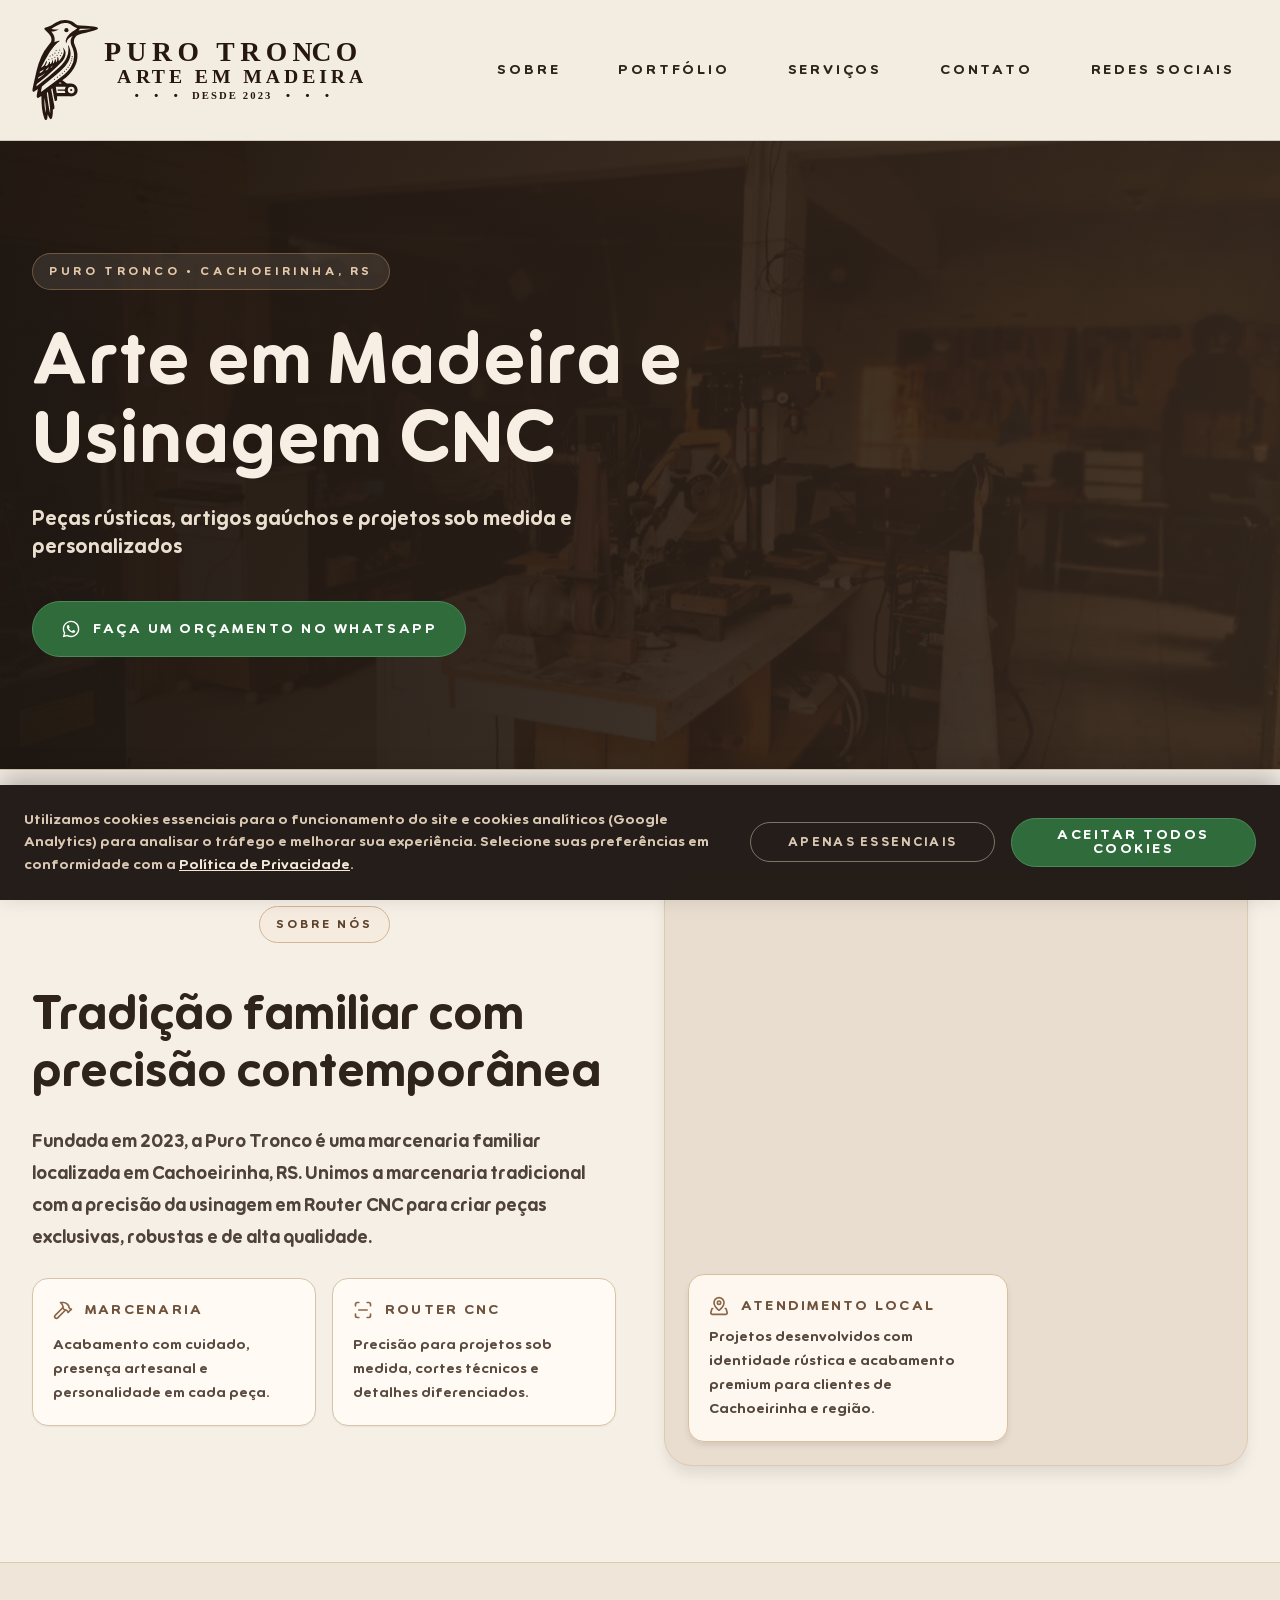
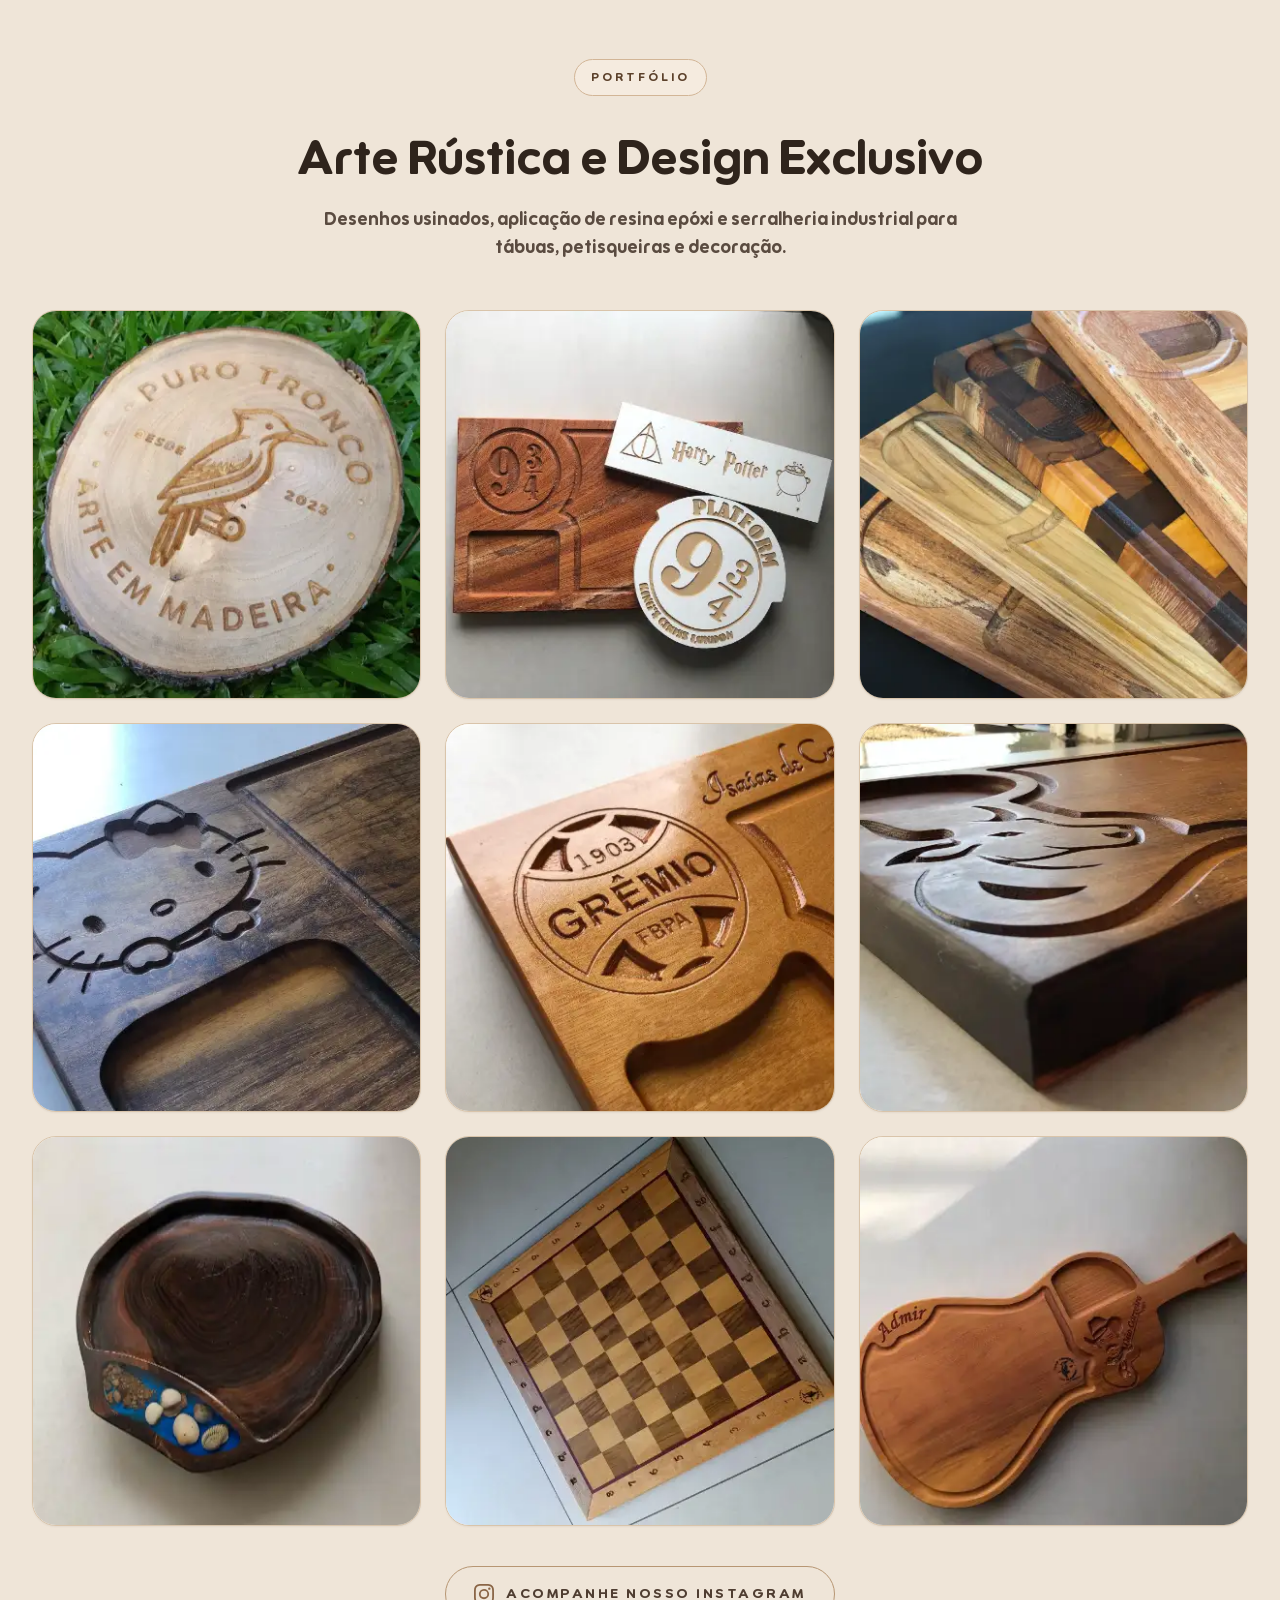
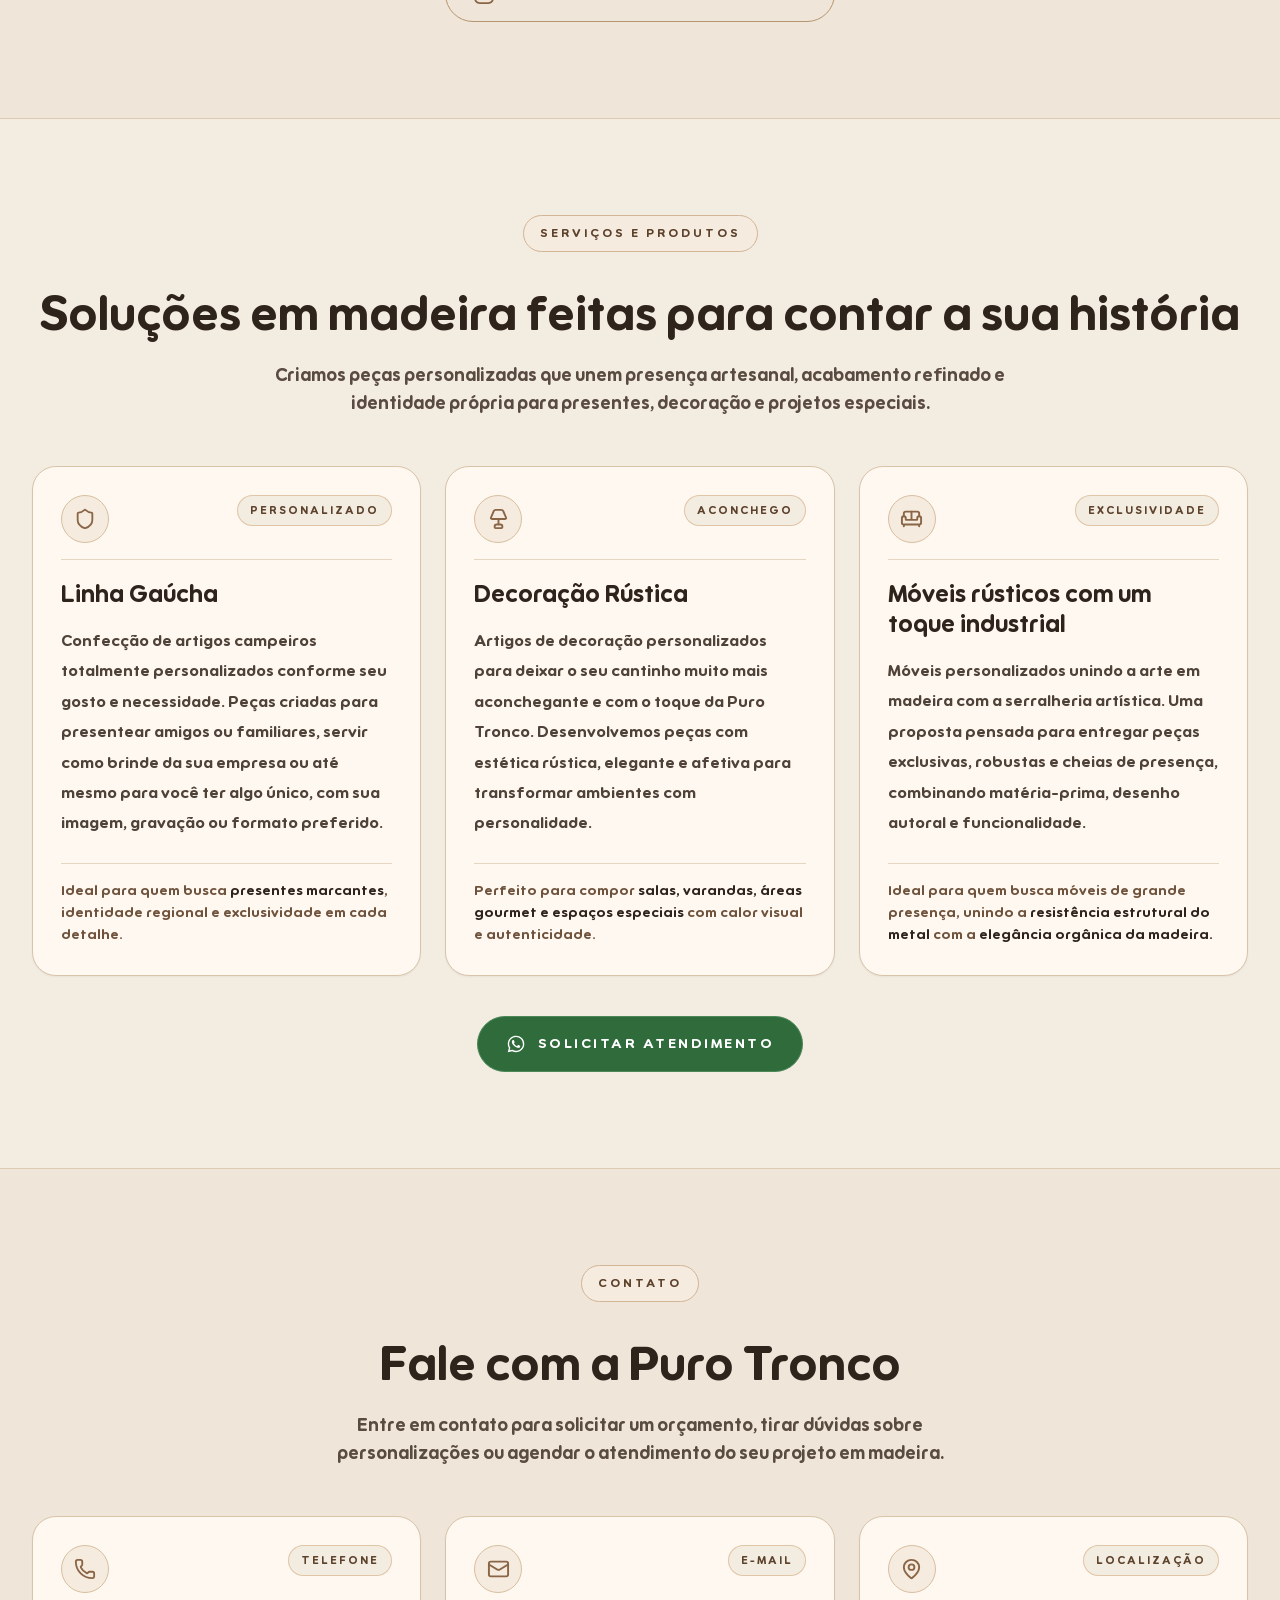
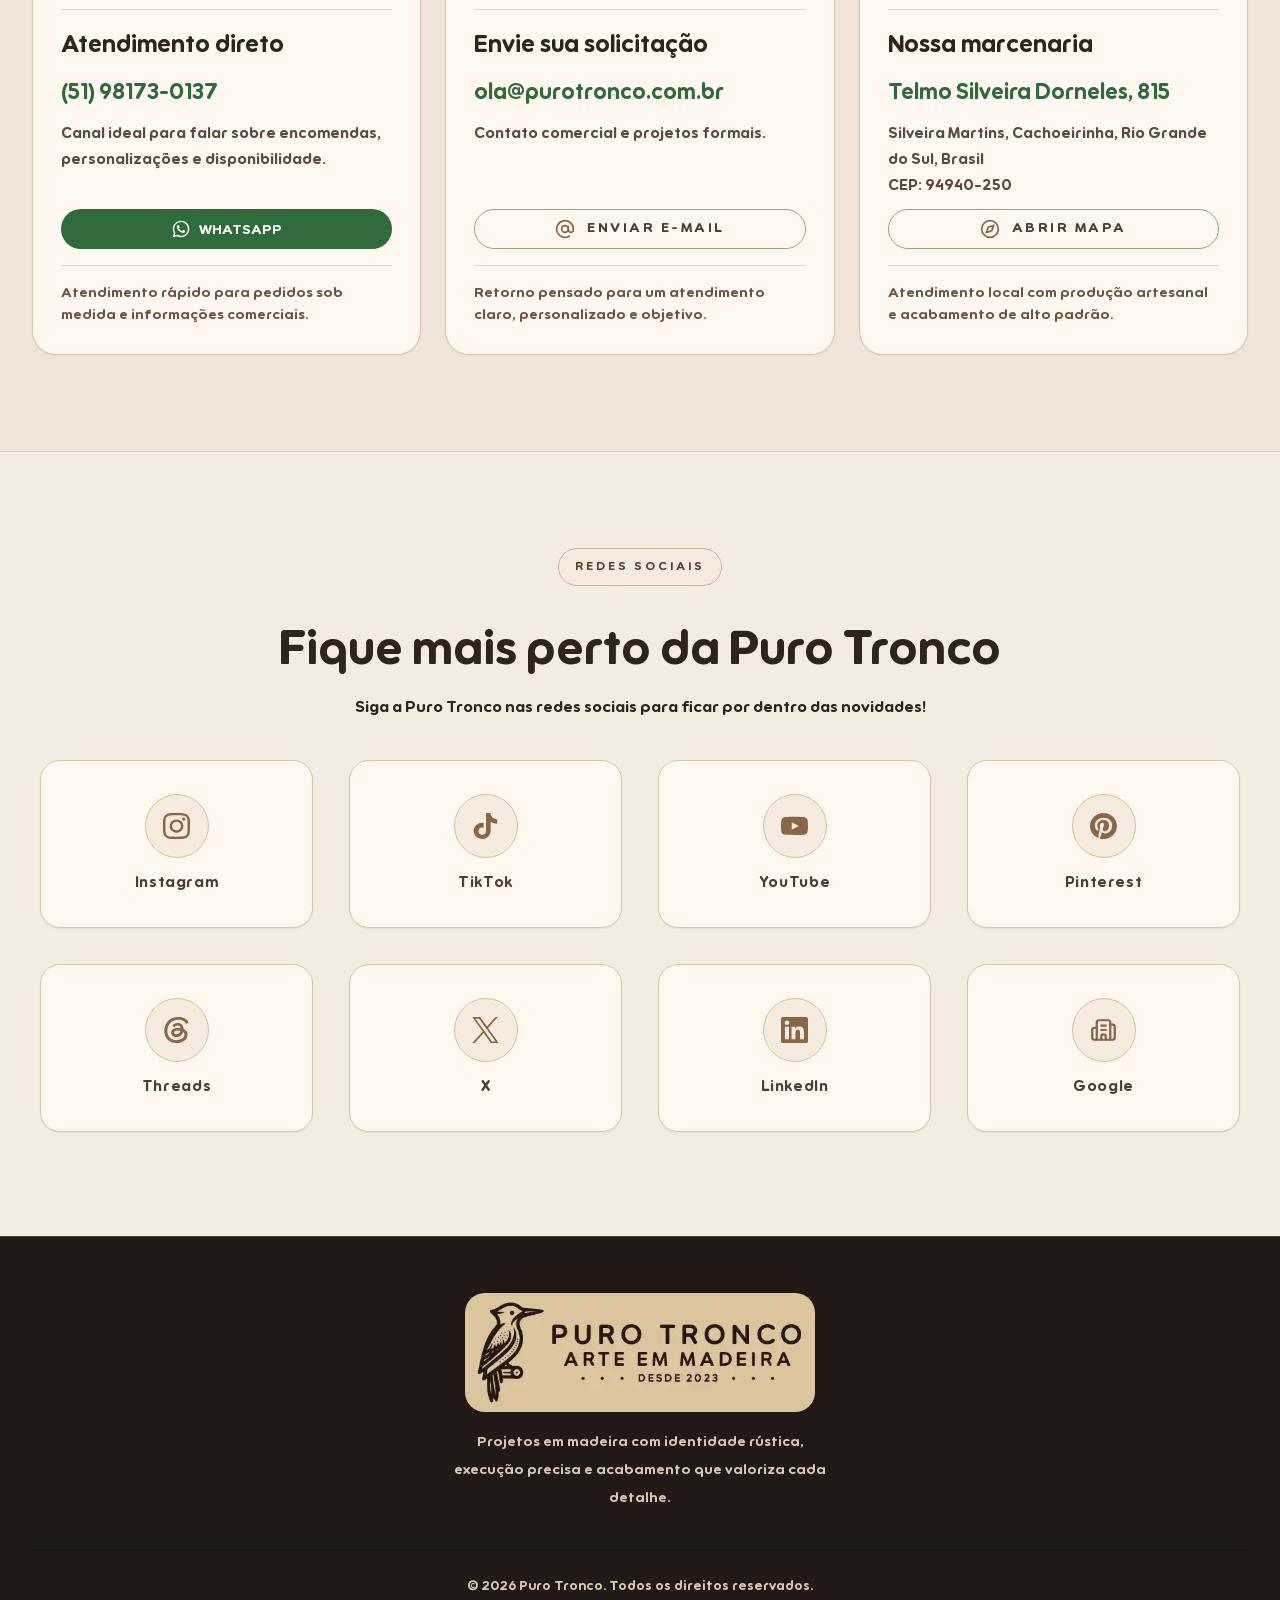
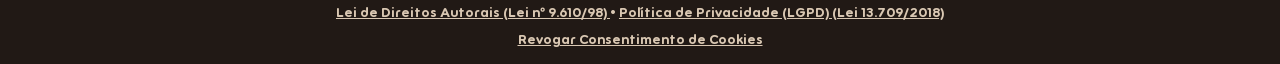
<file: index.html>
<!DOCTYPE html>
<html lang="pt-BR">

<head>

  <meta charset="UTF-8">
  <meta name="viewport" content="width=device-width, initial-scale=1.0">

  <title>Puro Tronco | Marcenaria e Usinagem CNC em Cachoeirinha, RS</title>
  <meta name="description"
    content="Arte rústica com precisão CNC. Fabricamos tábuas personalizadas, relógios em bolachas de madeira, peças com resina e móveis em metalon em Cachoeirinha.">
  <meta name="robots" content="index, follow, max-image-preview:large">
  <link rel="canonical" href="https://purotronco.com.br/">
  <link rel="icon" type="image/svg+xml" href="./assets/img/svg/favicon-puro-tronco.svg">

  <!-- O Preload agora sabe usar as versões menores no celular para não dar download duplo -->
  <link rel="preload" as="image" href="./assets/img/webp/foto-panoramica-da-marcenaria-puro-tronco-1330x740.webp" 
        imagesrcset="./assets/img/webp/foto-panoramica-da-marcenaria-puro-tronco-800x450.webp 800w, ./assets/img/webp/foto-panoramica-da-marcenaria-puro-tronco-1330x740.webp 1330w" 
        imagessizes="(max-width: 480px) calc(100vw - 32px), (max-width: 992px) calc(100vw - 48px), 600px"
        fetchpriority=high>
  
  <link rel="preload" href="./assets/fonts/LTSaeada-SemiBold.woff2" as="font" type="font/woff2" crossorigin>
  <link rel="preload" href="./styles/style.css" as="style">  

  <script type="application/ld+json">
      {
        "@context": "https://schema.org",
        "@type": "LocalBusiness",
        "name": "Puro Tronco",
        "description": "Arte rústica com precisão CNC. Fabricamos tábuas personalizadas, relógios em bolachas de madeira, peças com resina e móveis em metalon em Cachoeirinha.",
        "image": "https://purotronco.com.br/assets/img/png/logo-puro-tronco-sociais.png",
        "url": "https://purotronco.com.br/",
        "telephone": "+5551981730137",
        "priceRange": "$$",
        "founder": {
          "@type": "Person",
          "name": "Bruno Bigorenski Bueno"
        },
        "geo": {
          "@type": "GeoCoordinates",
          "latitude": -29.93,
          "longitude": -51.09
        },
        "address": {
          "@type": "PostalAddress",
          "streetAddress": "Rua Telmo Silveira Dorneles, 815 - Silveira Martins",
          "addressLocality": "Cachoeirinha",
          "addressRegion": "RS",
          "postalCode": "94940-250",
          "addressCountry": "BR"
        },
        "openingHoursSpecification": [{
          "@type": "OpeningHoursSpecification",
          "dayOfWeek": [
            "Monday",
            "Tuesday",
            "Wednesday",
            "Thursday",
            "Friday"
          ],
          "opens": "09:00",
          "closes": "18:00"
        }],
        "sameAs": [
          "https://www.instagram.com/apurotronco",
          "https://www.threads.net/@purotroncomarcenaria",
          "https://www.tiktok.com/@purotronco",
          "https://x.com/xpurotronco",
          "https://www.youtube.com/@purotronco",
          "https://www.pinterest.com/purotronco",
          "https://www.linkedin.com/in/purotronco"
        ]
      }
    </script>

  <meta property="og:type" content="website">
  <meta property="og:url" content="https://purotronco.com.br/">
  <meta property="og:site_name" content="Puro Tronco">
  <meta property="og:title" content="Marcenaria Rústica e Usinagem CNC sob Medida">
  <meta property="og:description"
    content="Arte rústica com precisão CNC. Fabricamos tábuas personalizadas, relógios em bolachas de madeira, peças com resina e móveis em metalon em Cachoeirinha.">
  <meta property="og:image:width" content="1200">
  <meta property="og:image:height" content="630">
  <meta property="og:image" content="https://purotronco.com.br/assets/img/png/logo-puro-tronco-sociais.png">

  <meta name="twitter:card" content="summary_large_image">
  <meta name="twitter:title" content="Puro Tronco | Marcenaria e Usinagem CNC">
  <meta name="twitter:description"
    content="Arte rústica com precisão CNC. Fabricamos tábuas personalizadas, relógios em bolachas de madeira, peças com resina e móveis em metalon em Cachoeirinha.">
  <meta name="twitter:image" content="https://purotronco.com.br/assets/img/png/logo-puro-tronco-sociais.png">

  <script src="./scripts/script.js" defer></script>
  
  <link rel="stylesheet" href="./styles/style.css">

</head>

<body class="corpo-pagina">
  <div class="wrapper">

    <header class="cabecalho">
      <div class="cabecalho__container">
        <a href="#" class="link-padrao cabecalho__logo-link" aria-label="Ir para a página inicial da Puro Tronco">
          <img src="./assets/img/svg/logo-horizontal-da-puro-tronco.svg" alt="Logo Puro Tronco Arte em Madeira"
            class="cabecalho__logo-img" width="1069" height="322">
        </a>

        <nav id="navegacao-principal" class="nav">
          <a href="#sobre" class="link-padrao nav__link">Sobre</a>
          <a href="#portfolio" class="link-padrao nav__link">Portfólio</a>
          <a href="#servicos" class="link-padrao nav__link">Serviços</a>
          <a href="#contato" class="link-padrao nav__link">Contato</a>
          <a href="#redes-sociais" class="link-padrao nav__link">Redes Sociais</a>
        </nav>
      </div>
    </header>

    <main>
      <!-- Hero Section -->
      <section class="hero">
        <div class="hero__bg-texture">
          <img src="./assets/img/webp/foto-panoramica-da-marcenaria-puro-tronco.webp" 
               srcset="./assets/img/webp/foto-panoramica-da-marcenaria-puro-tronco-800x450.webp 800w, ./assets/img/webp/foto-panoramica-da-marcenaria-puro-tronco-1330x740.webp 1330w"
               sizes="100vw"
               fetchpriority=high
               alt="" aria-hidden="true"
               class="hero__bg-img" width="683" height="384">
        </div>
        <div class="hero__overlay"></div>
        <div class="hero__container">
          <div class="hero__badge">Puro Tronco • Cachoeirinha, RS</div>
          <div class="hero__content">
            <h1 class="titulo-principal hero__title">Arte em Madeira e Usinagem CNC</h1>
            <p class="hero__subtitle">Peças rústicas, artigos gaúchos e projetos sob medida e personalizados</p>
            <div class="hero__actions">
              <a href="https://wa.me/5551981730137" target="_blank" rel="noopener noreferrer"
                aria-label="Acessar contato via WhatsApp com a Puro Tronco" class="btn-primario hero__btn">
                <img src="./assets/img/svg/meta-whatsapp-puro-tronco.svg" alt="" aria-hidden="true"
                  class="btn-primario__icone" width="24" height="24">
                <span>Faça um Orçamento no WhatsApp</span>
              </a>""
            </div>
          </div>
        </div>
      </section>

      <!-- About Section -->
      <section id="sobre" class="sobre">
        <div class="sobre__container">
          <div class="sobre__conteudo">
            <div class="sobre__linha">
              <div class="sobre__coluna sobre__label-wrapper">
                <div class="tag-secao">Sobre Nós</div>
              </div>
            </div>
            <h2 class="titulo-secundario sobre__titulo">Tradição familiar com precisão contemporânea</h2>
            <p class="sobre__descricao">
              Fundada em 2023, a Puro Tronco é uma marcenaria familiar localizada em Cachoeirinha, RS. Unimos a
              marcenaria tradicional com a precisão da usinagem em Router CNC para criar peças exclusivas, robustas e de
              alta qualidade.
            </p>
            <div class="sobre__destaques">
              <div class="borda-destaque card-destaque">
                <div class="card-destaque__cabecalho">
                  <img src="./assets/img/svg/martelo-marcenaria.svg" alt="" aria-hidden="true"
                    class="card-destaque__icone" decoding="async" width="24" height="24">
                  <span class="card-destaque__titulo">Marcenaria</span>
                </div>
                <p class="card-destaque__texto">Acabamento com cuidado, presença artesanal e personalidade em cada peça.
                </p>
              </div>
              <div class="borda-destaque card-destaque">
                <div class="card-destaque__cabecalho">
                  <img src="./assets/img/svg/router-cnc-puro-tronco.svg" alt="" aria-hidden="true"
                    class="card-destaque__icone" decoding="async" width="24" height="24">
                  <span class="card-destaque__titulo">Router CNC</span>
                </div>
                <p class="card-destaque__texto">Precisão para projetos sob medida, cortes técnicos e detalhes
                  diferenciados.
                </p>
              </div>
            </div>
          </div>
          <div class="sobre__imagem-col">
            <div class="borda-destaque moldura-imagem">
              <img src="./assets/img/webp/mesa-de-cnc-router.webp"
                   srcset="./assets/img/webp/mesa-de-cnc-router-360x400.webp 360w, ./assets/img/webp/mesa-de-cnc-router-688x744.webp 688w, ./assets/img/webp/mesa-de-cnc-router-1080x1200.webp 1080w"
                   sizes="(max-width: 480px) calc(100vw - 32px), (max-width: 992px) calc(100vw - 48px), 600px"
                   alt="Mesa de usinagem router CNC da puro tronco"
                   class="sobre__img" loading="lazy" decoding="async" width="1536" height="2736">
            </div>
            <div class="card-flutuante">
              <div class="card-flutuante__cabecalho">
                <img src="./assets/img/svg/atendimento-puro-tronco-local.svg" alt="" aria-hidden="true"
                  class="card-flutuante__icone" decoding="async" width="24" height="24">
                <span class="card-flutuante__titulo">Atendimento local</span>
              </div>
              <p class="card-flutuante__texto">Projetos desenvolvidos com identidade rústica e acabamento premium para
                clientes de
                Cachoeirinha e região.</p>
            </div>
          </div>
        </div>
      </section>

      <!-- Gallery Section -->
      <section id="portfolio" class="portfolio">
        <div class="portfolio__container">
          <div class="portfolio__cabecalho">
            <div class="tag-secao tag-secao--margin">Portfólio</div>
            <h2 class="titulo-secundario portfolio__titulo">Arte Rústica e Design Exclusivo</h2>
            <p class="portfolio__subtitulo"> Desenhos usinados, aplicação de resina epóxi e serralheria industrial para
              tábuas, petisqueiras e decoração.</p>
          </div>
          <div class="portfolio__grid">

            <div class="card-portfolio">
              <a href="https://www.instagram.com/p/Deh9OxnNHsg/" target="_blank" rel="noopener noreferrer"
                class="link-padrao">
                <div class="card-portfolio__img-wrapper">
                  <img alt="Logo da Puro Tronco entalhada em bolacha de tronco de árvore"
                    src="./assets/img/webp/puro-tronco-bolacha-tronco-1200x1200.webp"
                    srcset="./assets/img/webp/puro-tronco-bolacha-tronco-400x400.webp 400w, ./assets/img/webp/puro-tronco-bolacha-tronco-800x800.webp 800w, ./assets/img/webp/puro-tronco-bolacha-tronco-1200x1200.webp 1200w"
                    sizes="(max-width: 480px) calc(100vw - 32px), (max-width: 992px) calc(50vw - 36px), 400px" class="card-portfolio__img"
                    loading="lazy" decoding="async" width="400" height="400">
                </div>
              </a>
            </div>

            <div class="card-portfolio">
              <a href="https://www.instagram.com/p/C_a8lFKJIOp/" target="_blank" rel="noopener noreferrer"
                class="link-padrao">
                <div class="card-portfolio__img-wrapper">
                  <img alt="Peças personalizadas do Harry Potter entalhadas em madeira"
                    src="./assets/img/webp/pecas-harry-potter-madeira-1200x1200.webp"
                    srcset="./assets/img/webp/pecas-harry-potter-madeira-400x400.webp 400w, ./assets/img/webp/pecas-harry-potter-madeira-800x800.webp 800w, ./assets/img/webp/pecas-harry-potter-madeira-1200x1200.webp 1200w"
                    sizes="(max-width: 480px) calc(100vw - 32px), (max-width: 992px) calc(50vw - 36px), 400px" class="card-portfolio__img"
                    loading="lazy" decoding="async" width="400" height="400">
                </div>
              </a>
            </div>

            <div class="card-portfolio">
              <a href="https://www.instagram.com/p/C710VZwJvT6/" target="_blank" rel="noopener noreferrer"
                class="link-padrao">
                <div class="card-portfolio__img-wrapper">
                  <img alt="Diversas tábuas de corte artesanais em marchetaria"
                    src="./assets/img/webp/diversas-tabuas-puro-tronco-1200x1200.webp"
                    srcset="./assets/img/webp/diversas-tabuas-puro-tronco-400x400.webp 400w, ./assets/img/webp/diversas-tabuas-puro-tronco-800x800.webp 800w, ./assets/img/webp/diversas-tabuas-puro-tronco-1200x1200.webp 1200w"
                    sizes="(max-width: 480px) calc(100vw - 32px), (max-width: 992px) calc(50vw - 36px), 400px" class="card-portfolio__img"
                    loading="lazy" decoding="async" width="400" height="400">
                </div>
              </a>
            </div>

            <div class="card-portfolio">
              <a href="https://www.instagram.com/p/C-k7NMyp5WX/" target="_blank" rel="noopener noreferrer"
                class="link-padrao">
                <div class="card-portfolio__img-wrapper">
                  <img alt="Tábua de corte da Hello Kitty fabricada em madeira Angelim"
                    src="./assets/img/webp/tabua-de-corte-da-hello-kitty-em-angelim-1200x1200.webp"
                    srcset="./assets/img/webp/tabua-de-corte-da-hello-kitty-em-angelim-400x400.webp 400w, ./assets/img/webp/tabua-de-corte-da-hello-kitty-em-angelim-800x800.webp 800w, ./assets/img/webp/tabua-de-corte-da-hello-kitty-em-angelim-1200x1200.webp 1200w"
                    sizes="(max-width: 480px) calc(100vw - 32px), (max-width: 992px) calc(50vw - 36px), 400px" class="card-portfolio__img"
                    loading="lazy" decoding="async" width="400" height="400">
                </div>
              </a>
            </div>

            <div class="card-portfolio">
              <a href="https://www.instagram.com/p/C_Qv7t2pdz-/" target="_blank" rel="noopener noreferrer"
                class="link-padrao">
                <div class="card-portfolio__img-wrapper">
                  <img alt="Tábua de churrasco do Grêmio fabricada em madeira Grápia"
                    src="./assets/img/webp/tabua-de-corte-do-gremio-em-grapia-1200x1200.webp"
                    srcset="./assets/img/webp/tabua-de-corte-do-gremio-em-grapia-400x400.webp 400w, ./assets/img/webp/tabua-de-corte-do-gremio-em-grapia-800x800.webp 800w, ./assets/img/webp/tabua-de-corte-do-gremio-em-grapia-1200x1200.webp 1200w"
                    sizes="(max-width: 480px) calc(100vw - 32px), (max-width: 992px) calc(50vw - 36px), 400px" class="card-portfolio__img"
                    loading="lazy" decoding="async" width="400" height="400">
                </div>
              </a>
            </div>

            <div class="card-portfolio">
              <a href="https://www.instagram.com/p/C-IRxgJp1HM/" target="_blank" rel="noopener noreferrer"
                class="link-padrao">
                <div class="card-portfolio__img-wrapper">
                  <img alt="Tábua de churrasco com desenho de touro fabricada em madeira Ipê"
                    src="./assets/img/webp/tabua-de-corte-em-ipe-touro-1200x1200.webp"
                    srcset="./assets/img/webp/tabua-de-corte-em-ipe-touro-400x400.webp 400w, ./assets/img/webp/tabua-de-corte-em-ipe-touro-800x800.webp 800w, ./assets/img/webp/tabua-de-corte-em-ipe-touro-1200x1200.webp 1200w"
                    sizes="(max-width: 480px) calc(100vw - 32px), (max-width: 992px) calc(50vw - 36px), 400px" class="card-portfolio__img"
                    loading="lazy" decoding="async" width="400" height="400">
                </div>
              </a>
            </div>

            <div class="card-portfolio">
              <a href="https://www.instagram.com/p/C_MHSOpJ9ab/" target="_blank" rel="noopener noreferrer"
                class="link-padrao">
                <div class="card-portfolio__img-wrapper">
                  <img alt="Petisqueira em bolacha de madeira Ipê decorada com conchas e resina epóxi"
                    src="./assets/img/webp/petisqueira-em-ipe-com-conchas-resinadas-1200x1200.webp"
                    srcset="./assets/img/webp/petisqueira-em-ipe-com-conchas-resinadas-400x400.webp 400w, ./assets/img/webp/petisqueira-em-ipe-com-conchas-resinadas-800x800.webp 800w, ./assets/img/webp/petisqueira-em-ipe-com-conchas-resinadas-1200x1200.webp 1200w"
                    sizes="(max-width: 480px) calc(100vw - 32px), (max-width: 992px) calc(50vw - 36px), 400px" class="card-portfolio__img"
                    loading="lazy" decoding="async" width="400" height="400">
                </div>
              </a>
            </div>

            <div class="card-portfolio">
              <a href="https://www.instagram.com/p/DXC9sVYj9sY/" target="_blank" rel="noopener noreferrer"
                class="link-padrao">
                <div class="card-portfolio__img-wrapper">
                  <img alt="Tabuleiro de xadrez artesanal em marchetaria com madeiras Grápia e Angelim"
                    src="./assets/img/webp/marchetaria-tabuleiro-xadrez-grapia-e-angelim-1200x1200.webp"
                    srcset="./assets/img/webp/marchetaria-tabuleiro-xadrez-grapia-e-angelim-400x400.webp 400w, ./assets/img/webp/marchetaria-tabuleiro-xadrez-grapia-e-angelim-800x800.webp 800w, ./assets/img/webp/marchetaria-tabuleiro-xadrez-grapia-e-angelim-1200x1200.webp 1200w"
                    sizes="(max-width: 480px) calc(100vw - 32px), (max-width: 992px) calc(50vw - 36px), 400px" class="card-portfolio__img"
                    loading="lazy" decoding="async" width="400" height="400">
                </div>
              </a>
            </div>

            <div class="card-portfolio">
              <a href="https://www.instagram.com/p/DAUTi6Ip4zq/" target="_blank" rel="noopener noreferrer"
                class="link-padrao">
                <div class="card-portfolio__img-wrapper">
                  <img alt="Tábua de churrasco em formato de violão fabricada em madeira Grápia"
                    src="./assets/img/webp/tabua-de-corte-grapia-em-formato-de-violao-1200x1200.webp"
                    srcset="./assets/img/webp/tabua-de-corte-grapia-em-formato-de-violao-400x400.webp 400w, ./assets/img/webp/tabua-de-corte-grapia-em-formato-de-violao-800x800.webp 800w, ./assets/img/webp/tabua-de-corte-grapia-em-formato-de-violao-1200x1200.webp 1200w"
                    sizes="(max-width: 480px) calc(100vw - 32px), (max-width: 992px) calc(50vw - 36px), 400px" class="card-portfolio__img"
                    loading="lazy" decoding="async" width="400" height="400">
                </div>
              </a>
            </div>

          </div>
          <div class="portfolio__rodape">
            <a href="https://instagram.com/apurotronco" target="_blank" rel="noopener noreferrer"
              aria-label="Acessar Instagram da Puro Tronco" class="btn-secundario">
              <img src="./assets/img/svg/meta-instagram-apurotronco.svg" alt="" aria-hidden="true"
                class="btn-secundario__icone" loading="lazy" decoding="async" width="24" height="24">
              <span>Acompanhe nosso Instagram</span>
            </a>
          </div>
        </div>
      </section>

      <!-- Services Section -->
      <section id="servicos" class="servicos">
        <div class="servicos__container">
          <div class="servicos__cabecalho">
            <div class="tag-secao tag-secao--margin">Serviços e Produtos</div>
            <h2 class="titulo-secundario servicos__titulo">Soluções em madeira feitas para contar a sua história</h2>
            <p class="servicos__subtitulo">Criamos peças personalizadas que unem presença artesanal,
              acabamento refinado e identidade própria para presentes, decoração e projetos especiais.</p>
          </div>
          <div class="servicos__grid">
            <article class="borda-destaque card-servico">
              <div class="card-servico__cabecalho">
                <div class="card-servico__icone-wrapper"><img src="./assets/img/svg/personalizado-puro-tronco.svg"
                    alt="" aria-hidden="true" class="card-servico__icone" loading="lazy" decoding="async" width="24"
                    height="24"></div>
                <span class="card-servico__tag">Personalizado</span>
              </div>
              <div class="card-servico__corpo">
                <h3 class="card-servico__titulo">Linha Gaúcha</h3>
                <p class="card-servico__texto">Confecção de artigos campeiros totalmente personalizados conforme
                  seu gosto e necessidade. Peças criadas para presentear amigos ou familiares, servir como brinde da sua
                  empresa ou até mesmo para você ter algo único, com sua imagem, gravação ou formato preferido.</p>
              </div>
              <div class="card-servico__rodape">
                <p class="card-servico__nota">Ideal para quem busca <span class="texto-destaque">presentes
                    marcantes</span>,
                  identidade regional e exclusividade em cada detalhe.
                </p>
              </div>
            </article>
            <article class="borda-destaque card-servico">
              <div class="card-servico__cabecalho">
                <div class="card-servico__icone-wrapper"><img src="./assets/img/svg/aconchego-puro-tronco.svg" alt=""
                    aria-hidden="true" class="card-servico__icone" loading="lazy" decoding="async" width="24"
                    height="24"></div>
                <span class="card-servico__tag">Aconchego</span>
              </div>
              <div class="card-servico__corpo">
                <h3 class="card-servico__titulo">Decoração Rústica</h3>
                <p class="card-servico__texto">Artigos de decoração personalizados para deixar o seu cantinho
                  muito mais aconchegante e com o toque da Puro Tronco. Desenvolvemos peças com estética rústica,
                  elegante e afetiva para transformar ambientes com personalidade.</p>
              </div>
              <div class="card-servico__rodape">
                <p class="card-servico__nota">Perfeito para compor <span class="texto-destaque">salas, varandas, áreas
                    gourmet e espaços especiais</span> com calor visual
                  e autenticidade.</p>
              </div>
            </article>
            <article class="borda-destaque card-servico">
              <div class="card-servico__cabecalho">
                <div class="card-servico__icone-wrapper"><img src="./assets/img/svg/móveis-puro-tronco.svg" alt=""
                    aria-hidden="true" class="card-servico__icone" loading="lazy" decoding="async" width="24"
                    height="24"></div>
                <span class="card-servico__tag">Exclusividade</span>
              </div>
              <div class="card-servico__corpo">
                <h3 class="card-servico__titulo">Móveis rústicos com um toque industrial</h3>
                <p class="card-servico__texto">Móveis personalizados unindo a arte em madeira com a serralheria
                  artística. Uma proposta pensada para entregar peças exclusivas, robustas e cheias de presença,
                  combinando matéria-prima, desenho autoral e funcionalidade.</p>
              </div>
              <div class="card-servico__rodape">
                <p class="card-servico__nota">Ideal para quem busca móveis de grande presença, unindo a <span
                    class="texto-destaque">resistência estrutural do metal</span> com a <span
                    class="texto-destaque">elegância orgânica da madeira.</span></p>
              </div>
            </article>
          </div>
          <div class="servicos__cta">
            <a href="https://wa.me/5551981730137" target="_blank" rel="noopener noreferrer"
              aria-label="Acessar o contato via WhatsApp da Puro Tronco" class="btn-primario">
              <img src="./assets/img/svg/meta-whatsapp-puro-tronco.svg" alt="" aria-hidden="true"
                class="btn-primario__icone" loading="lazy" decoding="async" width="24" height="24">
              <span>Solicitar atendimento</span>
            </a>
          </div>
        </div>
      </section>

      <!-- Contact Section -->
      <section id="contato" class="contato">
        <div class="contato__container">
          <div class="contato__cabecalho">
            <div class="tag-secao tag-secao--margin">Contato</div>
            <h2 class="titulo-secundario contato__titulo">Fale com a Puro Tronco</h2>
            <p class="contato__subtitulo">Entre em contato para solicitar um orçamento, tirar dúvidas sobre
              personalizações ou agendar o atendimento do seu projeto em madeira.</p>
          </div>
          <div class="contato__grid">
            <article class="borda-destaque card-servico card-contato">
              <div class="card-contato__cabecalho">
                <div class="card-servico__icone-wrapper"><img src="./assets/img/svg/contato-telefonico-puro-tronco.svg"
                    alt="" aria-hidden="true" class="card-servico__icone" loading="lazy" decoding="async" width="24"
                    height="24"></div>
                <span class="card-servico__tag">Telefone</span>
              </div>
              <div class="card-servico__corpo">
                <h3 class="card-servico__titulo">Atendimento direto</h3>
                <p class="card-contato__valor"><span class="texto-valor-destaque">(51) 98173-0137</span></p>
                <p class="card-contato__detalhe">Canal ideal para falar sobre encomendas, personalizações e
                  disponibilidade.</p>
              </div>
              <div class="card-contato__btn-wrapper">
                <a href="https://wa.me/5551981730137" target="_blank" rel="noopener noreferrer"
                  aria-label="Acessar contato via WhatsApp com a Puro Tronco" class="btn-primario--small">
                  <img src="./assets/img/svg/meta-whatsapp-puro-tronco.svg" alt="" aria-hidden="true"
                    class="btn-primario__icone" loading="lazy" decoding="async" width="24" height="24">
                  <span>WhatsApp</span>
                </a>
              </div>
              <div class="card-servico__rodape divisor-contato">
                <p class="card-contato__nota">Atendimento rápido para pedidos sob medida e informações comerciais.</p>
              </div>
            </article>
            <article class="borda-destaque card-servico card-contato">
              <div class="card-contato__cabecalho">
                <div class="card-servico__icone-wrapper"><img src="./assets/img/svg/email-puro-tronco.svg" alt=""
                    aria-hidden="true" class="card-servico__icone" loading="lazy" decoding="async" width="24"
                    height="24"></div>
                <span class="card-servico__tag">E-mail</span>
              </div>
              <div class="card-servico__corpo">
                <h3 class="card-servico__titulo">Envie sua solicitação</h3>
                <p class="card-contato__valor"><span class="texto-valor-destaque">ola@purotronco.com.br</span></p>
                <p class="card-contato__detalhe">Contato comercial e projetos formais.</p>
              </div>
              <div class="card-contato__btn-wrapper">
                <a href="mailto:ola@purotronco.com.br" aria-label="Acessar contato via email com a Puro Tronco"
                  class="btn-secundario btn-secundario--contato">
                  <img src="./assets/img/svg/abrir-email-puro-tronco.svg" alt="" aria-hidden="true"
                    class="btn-secundario__icone" loading="lazy" decoding="async" width="24" height="24">
                  <span>Enviar E-mail</span>
                </a>
              </div>
              <div class="card-servico__rodape divisor-contato">
                <p class="card-contato__nota">Retorno pensado para um atendimento claro, personalizado e objetivo.</p>
              </div>
            </article>
            <article class="borda-destaque card-servico card-contato">
              <div class="card-contato__cabecalho">
                <div class="card-servico__icone-wrapper"><img src="./assets/img/svg/localizacao-puro-tronco.svg" alt=""
                    aria-hidden="true" class="card-servico__icone" loading="lazy" decoding="async" width="24"
                    height="24"></div>
                <span class="card-servico__tag">Localização</span>
              </div>
              <div class="card-servico__corpo">
                <h3 class="card-servico__titulo">Nossa marcenaria</h3>
                <p class="card-contato__valor"><span class="texto-valor-destaque">Telmo Silveira Dorneles, 815</span>
                </p>
                <p class="card-contato__detalhe">Silveira Martins, Cachoeirinha, Rio Grande do Sul, Brasil<br>CEP:
                  94940-250</p>
              </div>
              <div class="card-contato__btn-wrapper">
                <a href="https://maps.app.goo.gl/SUmgc8RFHAkvaqEU6" target="_blank" rel="noopener noreferrer"
                  aria-label="Acessar a localização da Puro tronco no maps"
                  class="btn-secundario btn-secundario--contato">
                  <img src="./assets/img/svg/abrir-maps-puro-tronco.svg" alt="" aria-hidden="true"
                    class="btn-secundario__icone" loading="lazy" decoding="async" width="24" height="24">
                  <span>Abrir Mapa</span>
                </a>
              </div>
              <div class="card-servico__rodape divisor-contato">
                <p class="card-contato__nota">Atendimento local com produção artesanal e acabamento de alto padrão.</p>
              </div>
            </article>
          </div>
        </div>
      </section>

      <!-- Social Section -->
      <section id="redes-sociais" class="sociais">
        <div class="sociais__container">
          <div class="sociais__cabecalho">
            <div class="tag-secao tag-secao--margin">Redes sociais</div>
            <h2 class="titulo-secundario sociais__titulo">Fique mais perto da Puro Tronco</h2>
            <p class="sociais__subtitulo">Siga a Puro Tronco nas redes sociais para ficar por dentro das novidades!</p>
          </div>
          <div class="sociais__grupo">
            <div class="sociais__grid">
              <article class="card-social"><a href="https://www.instagram.com/apurotronco" target="_blank"
                  rel="noopener noreferrer" class="link-padrao card-social__link"><span
                    class="card-social__icone-wrapper"><img src="./assets/img/svg/meta-instagram-apurotronco.svg" alt=""
                      aria-hidden="true" class="card-social__icone" loading="lazy" decoding="async" width="24"
                      height="24"></span>
                  <h3 class="card-social__nome">Instagram</h3>
                </a></article>
              <article class="card-social"><a href="https://www.tiktok.com/@purotronco" target="_blank"
                  rel="noopener noreferrer" class="link-padrao card-social__link"><span
                    class="card-social__icone-wrapper"><img src="./assets/img/svg/tiktok-purotronco.svg" alt=""
                      aria-hidden="true" class="card-social__icone" loading="lazy" decoding="async" width="24"
                      height="24"></span>
                  <h3 class="card-social__nome">TikTok</h3>
                </a></article>
              <article class="card-social"><a href="https://www.youtube.com/@purotronco" target="_blank"
                  rel="noopener noreferrer" class="link-padrao card-social__link"><span
                    class="card-social__icone-wrapper"><img src="./assets/img/svg/google-youtube-purotronco.svg" alt=""
                      aria-hidden="true" class="card-social__icone" loading="lazy" decoding="async" width="24"
                      height="24"></span>
                  <h3 class="card-social__nome">YouTube</h3>
                </a></article>
              <article class="card-social"><a href="https://www.pinterest.com/purotronco" target="_blank"
                  rel="noopener noreferrer" class="link-padrao card-social__link"><span
                    class="card-social__icone-wrapper"><img src="./assets/img/svg/pinterest-purotronco.svg" alt=""
                      aria-hidden="true" class="card-social__icone" loading="lazy" decoding="async" width="24"
                      height="24"></span>
                  <h3 class="card-social__nome">Pinterest</h3>
                </a></article>
              <article class="card-social"><a href="https://www.threads.net/@purotroncomarcenaria" target="_blank"
                  rel="noopener noreferrer" class="link-padrao card-social__link"><span
                    class="card-social__icone-wrapper"><img src="./assets/img/svg/meta-threads-apurotronco.svg" alt=""
                      aria-hidden="true" class="card-social__icone" loading="lazy" decoding="async" width="24"
                      height="24"></span>
                  <h3 class="card-social__nome">Threads</h3>
                </a></article>
              <article class="card-social"><a href="https://x.com/xpurotronco" target="_blank" rel="noopener noreferrer"
                  class="link-padrao card-social__link"><span class="card-social__icone-wrapper"><img
                      src="./assets/img/svg/twitter-x-xpurotronco.svg" alt="" aria-hidden="true"
                      class="card-social__icone" loading="lazy" decoding="async" width="24" height="24"></span>
                  <h3 class="card-social__nome">X</h3>
                </a></article>
              <article class="card-social"><a href="https://www.linkedin.com/in/purotronco" target="_blank"
                  rel="noopener noreferrer" class="link-padrao card-social__link"><span
                    class="card-social__icone-wrapper"><img src="./assets/img/svg/linkedin-purotronco.svg" alt=""
                      aria-hidden="true" class="card-social__icone" loading="lazy" decoding="async" width="24"
                      height="24"></span>
                  <h3 class="card-social__nome">LinkedIn</h3>
                </a></article>
              <article class="card-social"><a href="https://share.google/Zd7gHTLN2f1pIAH1A" target="_blank"
                  rel="noopener noreferrer" class="link-padrao card-social__link"><span
                    class="card-social__icone-wrapper"><img src="./assets/img/svg/google-empresas-puro-tronco.svg"
                      alt="" aria-hidden="true" class="card-social__icone" loading="lazy" decoding="async" width="24"
                      height="24"></span>
                  <h3 class="card-social__nome">Google</h3>
                </a>
              </article>
            </div>
          </div>
        </div>
      </section>
    </main>

    <!-- Footer -->
    <footer class="rodape">
      <div class="rodape__container">
        <div class="rodape__top">
          <div class="rodape__marca-col">
            <div class="rodape__marca">
              <img src="./assets/img/webp/logo-para-rodape.webp" alt="Logo rodapé Puro Tronco Arte em Madeira"
                class="rodape__logo-img" loading="lazy" decoding="async" width="530" height="180">
            </div>
            <p class="rodape__descricao">Projetos em madeira com identidade rústica, execução precisa e acabamento que
              valoriza cada detalhe.</p>
          </div>
        </div>
        <div class="divisor-rodape"></div>
        <div class="rodape__rights">
          <div class="rodape__rights-text"
            style="display: flex; flex-direction: column; align-items: center; gap: 6px; text-align: center;">
            <span class="rodape__copyright">© 2026 Puro Tronco. Todos os direitos reservados.</span>
            <span class="rodape__copyright">
              <a href="https://www.planalto.gov.br/ccivil_03/leis/l9610.htm" target="_blank" rel="noopener noreferrer"
                style="text-decoration: underline; color: inherit;">
                Lei de Direitos Autorais (Lei nº 9.610/98)
              </a>
              •
              <a href="./privacidade.html" style="text-decoration: underline; color: inherit;">
                Política de Privacidade (LGPD) (Lei 13.709/2018)
              </a>
            </span>
            <span class="rodape__copyright">
              <span id="revogar-cookies" role="button" tabindex="0"
                style="text-decoration: underline; color: inherit; cursor: pointer;">Revogar Consentimento de
                Cookies</span>
            </span>
          </div>
        </div>
      </div>
      <a id="fab-whatsapp" class="fab-whatsapp" href="https://wa.me/5551981730137" target="_blank"
        rel="noopener noreferrer" aria-label="Acessar contato via WhatsApp com a Puro Tronco">
        <img src="./assets/img/svg/meta-whatsapp-puro-tronco.svg" alt="" aria-hidden="true" class="fab-whatsapp__icon"
          loading="lazy" decoding="async" width="24" height="24">
      </a>
    </footer>
  </div>

  <!-- Menu Mobile Inferior -->
  <nav class="nav-mobile">
    <a href="#sobre" class="nav-mobile__link" aria-label="Ir para a seção Sobre">
      <img src="./assets/img/svg/sobre-puro-tronco.svg" alt="" aria-hidden="true" class="nav-mobile__icon">
      <span class="nav-mobile__text">Sobre</span>
    </a>
    <a href="#portfolio" class="nav-mobile__link" aria-label="Ir para Portfólio">
      <img src="./assets/img/svg/portfolio-puro-tronco.svg" alt="" aria-hidden="true" class="nav-mobile__icon">
      <span class="nav-mobile__text">Portfólio</span>
    </a>
    <a href="#servicos" class="nav-mobile__link" aria-label="Ir para Serviços">
      <img src="./assets/img/svg/servicos-puro-tronco.svg" alt="" aria-hidden="true" class="nav-mobile__icon">
      <span class="nav-mobile__text">Serviços</span>
    </a>
    <a href="#contato" class="nav-mobile__link" aria-label="Ir para Contato">
      <img src="./assets/img/svg/contato-telefonico-puro-tronco.svg" alt="" aria-hidden="true" class="nav-mobile__icon">
      <span class="nav-mobile__text">Contato</span>
    </a>
    <a href="#redes-sociais" class="nav-mobile__link" aria-label="Ir para Redes Sociais">
      <img src="./assets/img/svg/redes-sociais-puro-tronco.svg" alt="" aria-hidden="true" class="nav-mobile__icon">
      <span class="nav-mobile__text">Sociais</span>
    </a>
  </nav>

  <!-- Banner LGPD e Cookies -->
  <div id="lgpd-banner" class="lgpd-banner hidden">
    <div class="lgpd-banner__content">
      <p class="lgpd-banner__text">
        Utilizamos cookies essenciais para o funcionamento do site e cookies analíticos (Google Analytics) para analisar
        o tráfego e melhorar sua experiência. Selecione suas preferências em conformidade com a
        <a href="./privacidade.html" class="lgpd-banner__link">Política de Privacidade</a>.
      </p>
      <div class="lgpd-banner__actions">
        <button id="lgpd-reject" type="button" class="btn-secundario btn-secundario--small">Apenas Essenciais</button>
        <button id="lgpd-accept" type="button" class="btn-primario btn-primario--small">Aceitar Todos Cookies</button>
      </div>
    </div>
  </div>

</body>

</html>
</file>
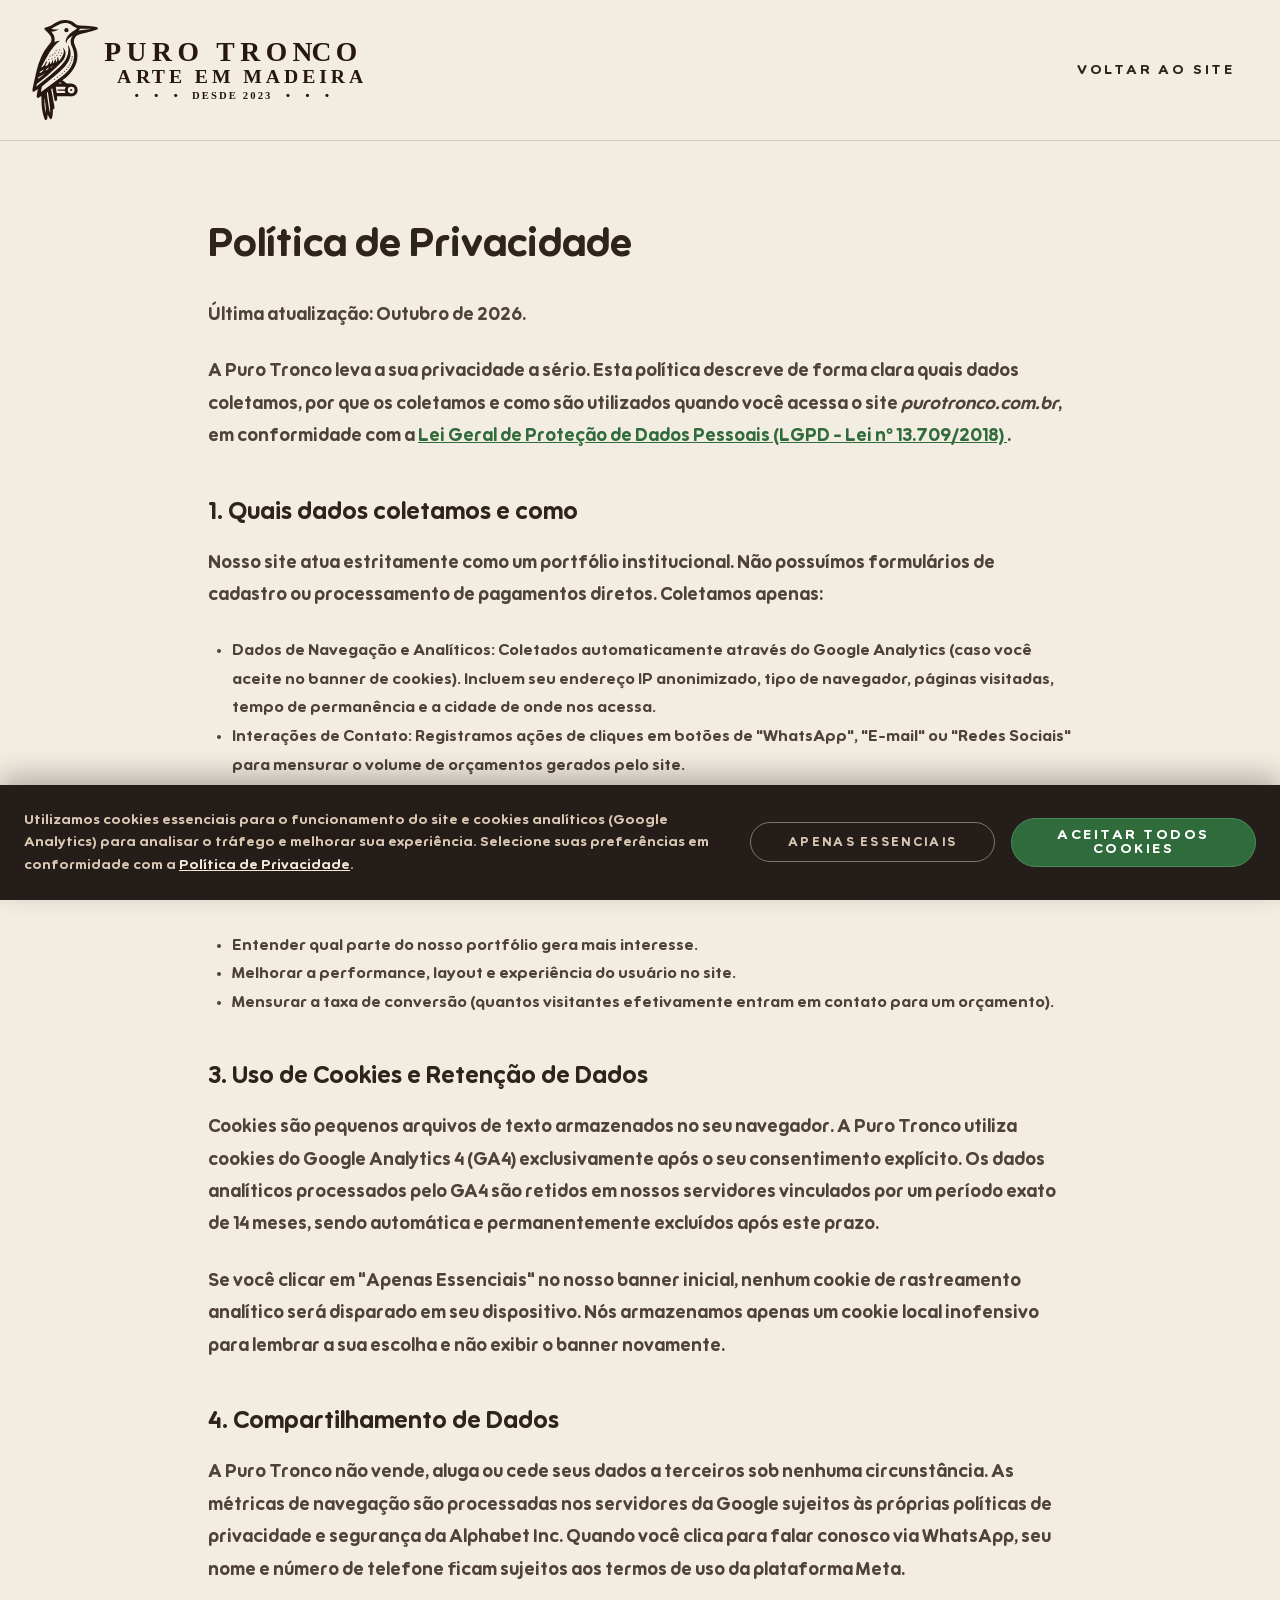
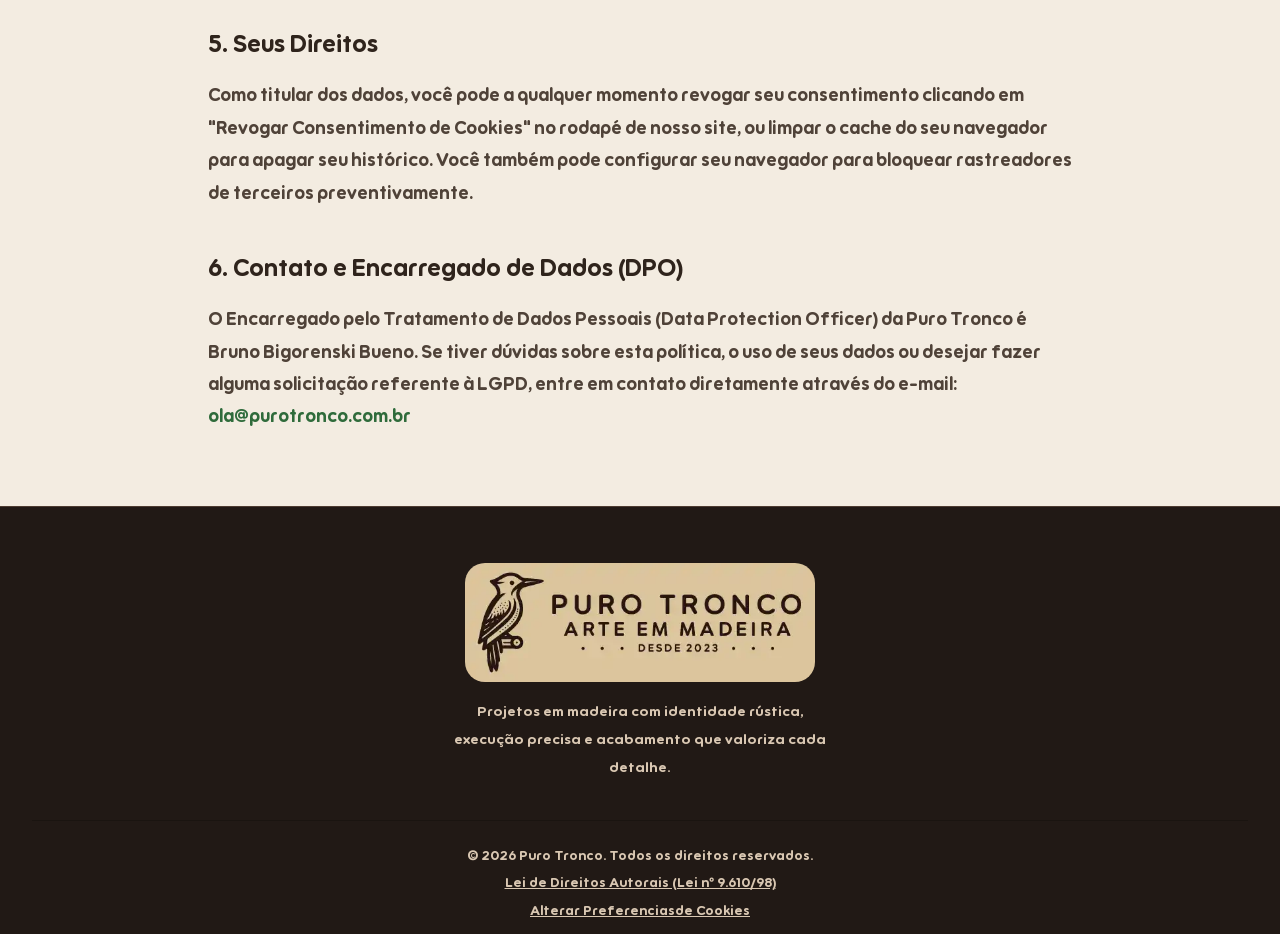
<file: privacidade.html>
<!DOCTYPE html>
<html lang="pt-BR">

<head>
  <meta charset="UTF-8">
  <meta name="viewport" content="width=device-width, initial-scale=1.0">
  <title>Política de Privacidade | Puro Tronco</title>
  <meta name="robots" content="noindex, follow">
  <meta name="description" content="Política de Privacidade e Termos de Uso (LGPD) da marcenaria Puro Tronco.">
  <link rel="canonical" href="https://purotronco.com.br/privacidade.html">
  <link rel="icon" type="image/svg+xml" href="./assets/img/svg/favicon-puro-tronco.svg">

  <link rel="preload" href="./assets/fonts/LTSaeada-SemiBold.woff2" as="font" type="font/woff2" crossorigin>  
  <link rel="preload" href="./styles/style.css" as="style">
  
  <link rel="stylesheet" href="./styles/style.css">

  <script src="./scripts/script.js" defer></script>
</head>

<body class="corpo-pagina">
  <div class="wrapper">

    <header class="cabecalho">
      <div class="cabecalho__container">
        <a href="./index.html" class="link-padrao cabecalho__logo-link">
          <img src="./assets/img/svg/logo-horizontal-da-puro-tronco.svg" alt="Logo Puro Tronco Arte em Madeira"
            class="cabecalho__logo-img" width="1069" height="322">
        </a>

        <nav id="navegacao-principal" class="nav">
          <a href="./index.html" class="link-padrao nav__link">Voltar ao site</a>
        </nav>
      </div>
    </header>

    <main class="privacidade">
      <h1 class="titulo-secundario privacidade__titulo">Política de Privacidade</h1>
      <p class="privacidade__texto">Última atualização: Outubro de 2026.</p>

      <p class="privacidade__texto">
        A <strong>Puro Tronco</strong> leva a sua privacidade a sério. Esta política descreve de forma clara quais dados
        coletamos, por que os coletamos e como são utilizados quando você acessa o site <em>purotronco.com.br</em>, em
        conformidade com a
        <a href="https://www.planalto.gov.br/ccivil_03/_ato2015-2018/2018/lei/l13709.htm" target="_blank"
          rel="noopener noreferrer" class="privacidade__link" style="text-decoration: underline;">
          Lei Geral de Proteção de Dados Pessoais (LGPD - Lei nº 13.709/2018)
        </a>.
      </p>

      <h2 class="privacidade__subtitulo">1. Quais dados coletamos e como</h2>
      <p class="privacidade__texto">Nosso site atua estritamente como um portfólio institucional. Não possuímos
        formulários de cadastro ou processamento de pagamentos diretos. Coletamos apenas:</p>
      <ul class="privacidade__lista">
        <li><strong>Dados de Navegação e Analíticos:</strong> Coletados automaticamente através do Google Analytics
          (caso você aceite no banner de cookies). Incluem seu endereço IP anonimizado, tipo de navegador, páginas
          visitadas, tempo de permanência e a cidade de onde nos acessa.</li>
        <li><strong>Interações de Contato:</strong> Registramos ações de cliques em botões de "WhatsApp", "E-mail" ou
          "Redes Sociais" para mensurar o volume de orçamentos gerados pelo site.</li>
      </ul>

      <h2 class="privacidade__subtitulo">2. Finalidade da Coleta</h2>
      <p class="privacidade__texto">Os dados coletados têm propósitos estritamente gerenciais e de segurança:</p>
      <ul class="privacidade__lista">
        <li>Entender qual parte do nosso portfólio gera mais interesse.</li>
        <li>Melhorar a performance, layout e experiência do usuário no site.</li>
        <li>Mensurar a taxa de conversão (quantos visitantes efetivamente entram em contato para um orçamento).</li>
      </ul>

      <h2 class="privacidade__subtitulo">3. Uso de Cookies e Retenção de Dados</h2>
      <p class="privacidade__texto">
        Cookies são pequenos arquivos de texto armazenados no seu navegador. A Puro Tronco utiliza cookies do Google
        Analytics 4 (GA4) <strong>exclusivamente após o seu consentimento explícito</strong>. Os dados analíticos
        processados pelo GA4 são retidos em nossos servidores vinculados por um período exato de <strong>14
          meses</strong>, sendo automática e permanentemente excluídos após este prazo.
      </p>
      <p class="privacidade__texto">
        Se você clicar em "Apenas Essenciais" no nosso banner inicial, nenhum cookie de rastreamento analítico será
        disparado em seu
        dispositivo. Nós armazenamos apenas um cookie local inofensivo para lembrar a sua escolha e não exibir o banner
        novamente.
      </p>

      <h2 class="privacidade__subtitulo">4. Compartilhamento de Dados</h2>
      <p class="privacidade__texto">
        A Puro Tronco não vende, aluga ou cede seus dados a terceiros sob nenhuma circunstância. As métricas de
        navegação são processadas nos
        servidores da Google sujeitos às próprias políticas de privacidade e segurança da Alphabet Inc. Quando você
        clica para falar conosco via WhatsApp, seu nome e número de telefone ficam sujeitos aos termos de uso da
        plataforma Meta.
      </p>

      <h2 class="privacidade__subtitulo">5. Seus Direitos</h2>
      <p class="privacidade__texto">Como titular dos dados, você pode a qualquer momento revogar seu consentimento
        clicando em "Revogar Consentimento de Cookies" no rodapé de nosso site, ou limpar o cache do seu navegador para
        apagar seu histórico. Você também pode configurar seu navegador para bloquear rastreadores de terceiros
        preventivamente.</p>

      <h2 class="privacidade__subtitulo">6. Contato e Encarregado de Dados (DPO)</h2>
      <p class="privacidade__texto">
        O Encarregado pelo Tratamento de Dados Pessoais (Data Protection Officer) da Puro Tronco é <strong>Bruno
          Bigorenski Bueno</strong>. Se tiver dúvidas sobre esta política, o uso de seus dados ou desejar fazer alguma
        solicitação referente à LGPD, entre em contato diretamente através do e-mail: <br>
        <strong><a href="mailto:ola@purotronco.com.br" class="privacidade__link">ola@purotronco.com.br</a></strong>
      </p>
    </main>

    <!-- Footer -->
    <footer class="rodape">
      <div class="rodape__container">
        <div class="rodape__top">
          <div class="rodape__marca-col">
            <div class="rodape__marca">
              <img src="./assets/img/webp/logo-para-rodape.webp" alt="Logo rodapé Puro Tronco Arte em Madeira"
                class="rodape__logo-img" loading="lazy" decoding="async" width="530" height="180">
            </div>
            <p class="rodape__descricao">Projetos em madeira com identidade rústica, execução precisa e acabamento que
              valoriza cada detalhe.</p>
          </div>
        </div>
        <div class="divisor-rodape"></div>
        <div class="rodape__rights">
          <div class="rodape__rights-text"
            style="display: flex; flex-direction: column; align-items: center; gap: 6px; text-align: center;">
            <span class="rodape__copyright">© 2026 Puro Tronco. Todos os direitos reservados.</span>
            <span class="rodape__copyright">
              <a href="https://www.planalto.gov.br/ccivil_03/leis/l9610.htm" target="_blank" rel="noopener noreferrer"
                style="text-decoration: underline; color: inherit;">
                Lei de Direitos Autorais (Lei nº 9.610/98)
              </a>
            </span>
            <span class="rodape__copyright">
              <a href="#" id="revogar-cookies" style="text-decoration: underline; color: inherit;">Alterar Preferenciasde Cookies</a>
            </span>
          </div>
        </div>
      </div>
    </footer>
  </div>

  <!-- Menu Mobile Inferior Estilo App (Apenas Voltar) -->
  <nav class="nav-mobile">
    <a href="/" class="nav-mobile__link" aria-label="Voltar para a página inicial">
      <img src="./assets/img/svg/voltar-pagina-principal-puro-tronco.svg" alt="" aria-hidden="true"
        class="nav-mobile__icon" width="24" height="24">
      <span class="nav-mobile__text">Voltar</span>
    </a>
  </nav>

  <!-- Banner LGPD e Cookies -->
  <div id="lgpd-banner" class="lgpd-banner hidden">
    <div class="lgpd-banner__content">
      <p class="lgpd-banner__text">
        Utilizamos cookies essenciais para o funcionamento do site e cookies analíticos (Google Analytics) para analisar
        o tráfego e melhorar sua experiência. Selecione suas preferências em conformidade com a
        <a href="./privacidade.html" class="lgpd-banner__link">Política de Privacidade</a>.
      </p>
      <div class="lgpd-banner__actions">
        <button id="lgpd-reject" type="button" class="btn-secundario btn-secundario--small">Apenas Essenciais</button>
        <button id="lgpd-accept" type="button" class="btn-primario btn-primario--small">Aceitar Todos Cookies</button>
      </div>
    </div>
  </div>

</body>

</html>
</file>
<file: styles/style.css>
/* ==========================================================================
   1. VARIÁVEIS (Custom Properties)
   ========================================================================== */
:root {
  --header-height: 100px;

  /* Cores Globais e Primitivas */
  --cor-branco: #ffffff;
  --cor-transparente: transparent;
  --cor-borda-global: #e5e7eb;
  --cor-placeholder: #9ca3af;

  /* Tons de Fundo */
  --cor-fundo-principal: rgb(243 236 225 / 1);
  --cor-fundo-corpo: #f3ece1;
  --cor-fundo-secao-clara: rgb(246 239 230 / 1);
  --cor-fundo-secao-escura: rgb(239 229 216 / 1);
  --cor-fundo-card: rgb(255 248 240 / 1);
  --cor-fundo-card-alt: rgb(255 250 244 / 1);
  --cor-fundo-moldura: rgb(233 221 207 / 1);
  --cor-fundo-header: rgb(243 236 225 / 0.95);
  --cor-flutuante-bg: rgb(255 249 242 / 0.95);
  --cor-fundo-social-hover: rgb(255 251 246 / 1);

  /* Tons Escuros e Rodapé */
  --cor-fundo-escuro: rgb(33 25 21 / 1);
  --cor-fundo-hero: rgb(36 26 21 / 1);
  --cor-fundo-lgpd: rgb(33 25 21 / 0.98);

  /* Tons de Texto */
  --cor-texto-corpo: #2b241f;
  --cor-texto-principal: rgb(43 36 31 / 1);
  --cor-texto-titulo: rgb(47 36 28 / 1);
  --cor-texto-titulo-hex: #2f241c;
  --cor-texto-subtitulo: rgb(90 75 64 / 1);
  --cor-texto-descricao: rgb(79 66 56 / 1);
  --cor-texto-detalhe: rgb(91 75 63 / 1);
  --cor-texto-detalhe-alt: rgb(86 72 61 / 1);
  --cor-texto-destaque: rgb(111 83 61 / 1);
  --cor-texto-claro: rgb(243 231 216 / 1);
  --cor-texto-escuro-suave: rgb(217 199 178 / 1);
  --cor-texto-hero: rgb(247 239 228 / 1);
  --cor-texto-hero-hex: #f7efe4;
  --cor-texto-hero-sub: rgb(234 223 206 / 1);
  --cor-nav-link: rgb(77 58 45 / 1);

  /* Marca / Identidade */
  --cor-primaria: rgb(47 107 59 / 1);
  --cor-primaria-hex: #2f6b3b;
  --cor-primaria-hover: rgb(36 87 48 / 1);
  --cor-primaria-borda: rgb(75 138 88 / 1);
  --cor-primaria-focus: rgb(75 138 88 / 1);
  --cor-primaria-hover-border: rgb(132 176 141 / 1);

  /* Botões Secundários */
  --cor-btn-sec-texto: rgb(79 61 49 / 1);
  --cor-btn-sec-borda: rgb(183 150 115 / 1);
  --cor-btn-sec-hover-bg: rgb(248 239 228 / 1);
  --cor-btn-sec-hover-borda: rgb(138 106 79 / 1);
  --cor-btn-sec-focus: rgb(216 192 164 / 1);
  --cor-btn-sec-small-borda: rgb(217 199 178 / 0.5);

  /* Tags e Badges */
  --cor-tag-bg: rgb(245 235 223 / 1);
  --cor-tag-texto: rgb(92 65 43 / 1);
  --cor-tag-borda: rgb(216 191 159 / 1);
  --cor-tag-borda-alt: rgb(210 181 150 / 1);
  --cor-tag-borda-translucida: rgb(199 150 93 / 0.45);
  --cor-badge-bg: rgb(243 236 225 / 0.1);
  --cor-badge-texto: rgb(228 201 168 / 1);
  --cor-badge-borda: rgb(199 150 93 / 0.4);

  /* Bordas Estruturais */
  --cor-borda-destaque-hex: #dccab3;
  --cor-borda-header: rgb(75 58 47 / 0.2);
  --cor-borda-secao: rgb(220 202 179 / 1);
  --cor-borda-card: rgb(217 196 170 / 1);
  --cor-borda-card-hover: rgb(191 163 135 / 1);
  --cor-borda-divisor: rgb(229 214 194 / 1);
  --cor-borda-rodape: rgb(77 60 49 / 1);
  --cor-borda-branca-translucida: rgba(255, 255, 255, 0.35);

  /* Nav Interactions */
  --cor-nav-link-hover-bg: rgb(234 219 200 / 1);

  /* Gradients e Overlays */
  --cor-hero-grad-1: rgb(31 23 18 / 0.95);
  --cor-hero-grad-2: rgb(43 32 24 / 0.8);
  --cor-hero-grad-3: rgb(59 45 34 / 0.7);

  /* Sombras */
  --cor-sombra-leve: rgb(0 0 0 / 0.05);
  --cor-sombra-hover: rgb(0 0 0 / 0.08);
  --cor-sombra-media: rgb(0 0 0 / 0.1);
  --cor-sombra-forte: rgba(0, 0, 0, 0.22);
  --cor-sombra-lgpd: rgba(0, 0, 0, 0.25);
  --cor-sombra-fab-hover: rgba(0, 0, 0, 0.28);
}

@font-face {
  font-family: 'LT Saeada';
  src: url('../assets/fonts/LTSaeada-SemiBold.woff2') format('woff2');
  font-weight: 600;
  font-style: normal;
  font-display: swap;

}

/* ==========================================================================
   2. RESET & CONFIGURAÇÕES GLOBAIS
   ========================================================================== */
*,
::before,
::after {
  box-sizing: border-box;
  border-width: 0;
  border-style: solid;
  border-color: var(--cor-borda-global);
}

html,
:host {
  scroll-behavior: smooth;
  line-height: 1.5;
  text-size-adjust: 100%;
  tab-size: 4;
  font-family: 'LT Saeada', ui-sans-serif, system-ui, sans-serif, "Apple Color Emoji", "Segoe UI Emoji", "Segoe UI Symbol", "Noto Color Emoji";
  font-feature-settings: normal;
  font-variation-settings: normal;
  -webkit-tap-highlight-color: transparent;
}

body {
  margin: 0;
  font-family: 'LT Saeada', sans-serif;
  line-height: inherit;
}

hr {
  height: 0;
  color: inherit;
  border-top-width: 1px;
}

abbr:where([title]) {
  text-decoration: underline dotted;
}

a {
  color: inherit;
  text-decoration: inherit;
}

b,
strong {
  font-weight: bolder;
}

small {
  font-size: 80%;
}

sub,
sup {
  font-size: 75%;
  line-height: 0;
  position: relative;
  vertical-align: baseline;
}

sub {
  bottom: -0.25em;
}

sup {
  top: -0.5em;
}

table {
  text-indent: 0;
  border-color: inherit;
  border-collapse: collapse;
}

button,
input,
optgroup,
select,
textarea {
  font-family: inherit;
  font-size: 100%;
  margin: 0;
  padding: 0;
}

button,
select {
  text-transform: none;
}

button,
input:where([type='button']),
input:where([type='reset']),
input:where([type='submit']) {
  appearance: button;
  background-color: var(--cor-transparente);
  background-image: none;
}

:-moz-focusring {
  outline: auto;
}

:-moz-ui-invalid {
  box-shadow: none;
}

progress {
  vertical-align: baseline;
}

::-webkit-inner-spin-button,
::-webkit-outer-spin-button {
  height: auto;
}

[type='search'] {
  appearance: textfield;
  outline-offset: -2px;
}

::-webkit-search-decoration {
  appearance: none;
}

summary {
  display: list-item;
}

blockquote,
dl,
dd,
h1,
h2,
h3,
h4,
h5,
h6,
hr,
figure,
p,
pre {
  margin: 0;
}

fieldset,
legend,
dialog {
  margin: 0;
  padding: 0;
}

ol,
ul,
menu {
  list-style: none;
  margin: 0;
  padding: 0;
}

textarea {
  resize: vertical;
}

input::placeholder,
textarea::placeholder {
  opacity: 1;
  color: var(--cor-placeholder);
}

button,
[role="button"] {
  cursor: pointer;
}

:disabled {
  cursor: default;
}

img,
svg,
video,
canvas,
audio,
iframe,
embed,
object {
  display: block;
}

img,
video {
  max-width: 100%;
  height: auto;
}

[hidden] {
  display: none;
}

/* ==========================================================================
   3. TIPOGRAFIA GERAL E BASE
   ========================================================================== */
.font-display,
h1,
h2,
h3,
h4,
h5,
h6 {
  font-family: 'LT Saeada', serif, sans-serif;
  font-size: inherit;
  font-weight: inherit;
}

code,
kbd,
samp,
pre {
  font-family: ui-monospace, SFMono-Regular, Menlo, Monaco, Consolas, "Liberation Mono", "Courier New", monospace;
  font-size: 1em;
}

.corpo-pagina {
  background-color: var(--cor-fundo-corpo);
  color: var(--cor-texto-corpo);
  font-size: 16px;
  line-height: 1.6;
  font-family: 'LT Saeada', sans-serif;
}

.titulo-principal {
  color: var(--cor-texto-hero-hex);
  font-size: 64px;
  line-height: 1.05;
}

.titulo-secundario {
  color: var(--cor-texto-titulo-hex);
  font-size: 40px;
  line-height: 1.15;
}

.btn-primario {
  background-color: var(--cor-primaria-hex);
  color: var(--cor-branco);
  border-radius: 9999px;
}

.link-padrao {
  color: var(--cor-texto-titulo-hex);
  text-decoration: none;
}

.borda-destaque {
  border-radius: 20px;
  border-color: var(--cor-borda-destaque-hex);
}

/* ==========================================================================
   4. LAYOUT GERAL
   ========================================================================== */
.wrapper {
  min-height: 100vh;
  background-color: var(--cor-fundo-principal);
  color: var(--cor-texto-principal);
}

section {
  scroll-margin-top: var(--header-height);
}

h2.sobre__titulo,
h2.portfolio__titulo,
h2.servicos__titulo,
h2.contato__titulo,
h2.sociais__titulo {
  font-size: clamp(1.875rem, 4vw + 1rem, 3rem);
  line-height: 1.2;
}

/* ==========================================================================
   5. COMPONENTES: HEADER & MENU
   ========================================================================== */
.cabecalho {
  position: sticky;
  top: 0px;
  z-index: 30;
  border-bottom-width: 1px;
  border-color: var(--cor-borda-header);
  background-color: var(--cor-fundo-header);
  backdrop-filter: blur(8px);
}

.cabecalho__container {
  margin-left: auto;
  margin-right: auto;
  display: flex;
  max-width: 80rem;
  align-items: center;
  justify-content: space-between;
  padding: 1.25rem 2rem;
}

.cabecalho__logo-link {
  display: flex;
  align-items: center;
  gap: 0.75rem;
  transition: all 150ms cubic-bezier(0.4, 0, 0.2, 1);
}

.cabecalho__logo-link:hover {
  opacity: 0.8;
}

.cabecalho__logo-img {
  display: block;
  width: 100%;
  max-width: 520px;
  height: 100px;
  object-fit: contain;
}

.nav {
  display: flex;
  align-items: center;
  gap: 2rem;
  font-size: 0.875rem;
  font-weight: 500;
  text-transform: uppercase;
  letter-spacing: 0.2em;
  color: var(--cor-nav-link);
}

.nav__link {
  border-radius: 9999px;
  border: 1px solid var(--cor-transparente);
  padding: 0.5rem 0.75rem;
  transition: all 150ms cubic-bezier(0.4, 0, 0.2, 1);
}

.nav__link:hover {
  border-color: var(--cor-borda-card-hover);
  background-color: var(--cor-nav-link-hover-bg);
}

/* --- TRANSIÇÃO PARA OCULTAR CABEÇALHO --- */
.cabecalho {
  transition: transform 0.35s cubic-bezier(0.4, 0, 0.2, 1);
}

.cabecalho.esconder {
  transform: translateY(-100%);
}

/* --- NAV MOBILE INFERIOR --- */
.nav-mobile {
  display: none;
  /* Oculto no Desktop */
}

.btn-mobile {
  display: none;
  background: none;
  border: none;
  cursor: pointer;
  color: var(--cor-texto-titulo);
  padding: 0.5rem;
}

/* ==========================================================================
   6. SEÇÕES
   ========================================================================== */
/* --- HERO --- */
.hero {
  position: relative;
  overflow: hidden;
  background-color: var(--cor-fundo-hero);
}

.hero__bg-texture {
  position: absolute;
  inset: 0px;
  opacity: 0.4;
}

.hero__bg-img {
  height: 100%;
  width: 100%;
  object-fit: cover;
}

.hero__overlay {
  position: absolute;
  inset: 0px;
  background-image: linear-gradient(to right, var(--cor-hero-grad-1), var(--cor-hero-grad-2), var(--cor-hero-grad-3));
  background-color: var(--cor-transparente);
}

.hero__container {
  position: relative;
  margin: 0 auto;
  display: flex;
  max-width: 80rem;
  flex-direction: column;
  gap: 2rem;
  padding: 7rem 2rem;
}

.hero__badge {
  width: fit-content;
  border-radius: 9999px;
  border: 1px solid var(--cor-badge-borda);
  background-color: var(--cor-badge-bg);
  padding: 0.5rem 1rem;
  font-size: 0.75rem;
  font-weight: 600;
  text-transform: uppercase;
  letter-spacing: 0.3em;
  color: var(--cor-badge-texto);
}

.hero__content {
  max-width: 56rem;
}

.hero__title {
  font-size: clamp(2.25rem, 5vw + 1rem, 4.5rem) !important;
  line-height: 1.1 !important;
  font-weight: 700;
  letter-spacing: 2px;
  color: var(--cor-texto-hero);
}

.hero__subtitle {
  margin-top: 1.5rem;
  max-width: 42rem;
  font-size: 1.25rem;
  line-height: 1.75rem;
  color: var(--cor-texto-hero-sub);
}

.hero__actions {
  margin-top: 2.5rem;
  display: flex;
  align-items: center;
  gap: 1rem;
}

.hero__btn {
  display: inline-flex;
  align-items: center;
  gap: 0.75rem;
  border-radius: 9999px;
  border: 1px solid var(--cor-primaria-borda);
  background-color: var(--cor-primaria);
  padding: 1rem 1.75rem;
  font-size: 0.875rem;
  font-weight: 600;
  text-transform: uppercase;
  letter-spacing: 0.18em;
  color: var(--cor-branco);
  transition: all 150ms ease;
}

.hero__btn:hover {
  border-color: var(--cor-primaria-hover-border);
  background-color: var(--cor-primaria-hover);
}

.hero__btn:focus {
  outline: 2px solid var(--cor-transparente);
  outline-offset: 2px;
  box-shadow: 0 0 0 0px var(--cor-branco), 0 0 0 calc(2px + 0px) var(--cor-primaria-focus), 0 0 var(--cor-transparente);
}

.btn-primario__icone {
  height: 1.25rem;
  width: 1.25rem;
}

/* --- TAG DE SEÇÃO GLOBAL --- */
.tag-secao {
  width: fit-content;
  border-radius: 9999px;
  border: 1px solid var(--cor-tag-borda-alt);
  background-color: var(--cor-tag-bg);
  padding: 0.5rem 1rem;
  font-size: 0.75rem;
  font-weight: 600;
  text-transform: uppercase;
  letter-spacing: 0.25em;
  color: var(--cor-tag-texto);
}

.tag-secao--margin {
  margin-bottom: 20px;
}

/* --- SOBRE --- */
.sobre {
  border-top: 1px solid var(--cor-borda-secao);
  background-color: var(--cor-fundo-secao-clara);
}

.sobre__container {
  margin: 0 auto;
  display: grid;
  max-width: 80rem;
  grid-template-columns: repeat(2, minmax(0, 1fr));
  gap: 3rem;
  padding: 6rem 2rem;
}

.sobre__conteudo {
  display: flex;
  flex-direction: column;
  justify-content: center;
  gap: 1.5rem;
}

.sobre__linha {
  display: flex;
  align-items: stretch;
  flex-wrap: nowrap;
}

.sobre__coluna {
  flex-grow: 1;
}

.sobre__label-wrapper {
  flex-basis: 100%;
  display: flex;
  justify-content: center;
  align-items: center;
  align-self: center;
  margin-bottom: 20px;
}

.sobre__titulo {
  color: var(--cor-texto-titulo);
  font-weight: 700;
}

.sobre__descricao {
  max-width: 42rem;
  font-size: 1.125rem;
  line-height: 2rem;
  color: var(--cor-texto-descricao);
}

.sobre__destaques {
  display: grid;
  grid-template-columns: repeat(2, minmax(0, 1fr));
  gap: 1rem;
}

.card-destaque {
  border-radius: 1rem;
  border: 1px solid var(--cor-borda-card);
  background-color: var(--cor-fundo-card-alt);
  padding: 1.25rem;
  box-shadow: 0 1px 2px 0 var(--cor-sombra-leve);
  transition: all 150ms ease;
}

.card-destaque:hover {
  transform: translateY(-0.25rem);
  border-color: var(--cor-borda-card-hover);
  box-shadow: 0 10px 15px -3px var(--cor-sombra-hover);
}

.card-destaque__cabecalho {
  display: flex;
  align-items: center;
  gap: 0.75rem;
}

.card-destaque__icone {
  height: 1.25rem;
  width: 1.25rem;
}

.card-destaque__titulo {
  font-size: 0.875rem;
  font-weight: 600;
  text-transform: uppercase;
  letter-spacing: 0.16em;
  color: var(--cor-texto-destaque);
}

.card-destaque__texto {
  margin-top: 0.75rem;
  font-size: 0.875rem;
  line-height: 1.5rem;
  color: var(--cor-texto-detalhe);
}

.sobre__imagem-col {
  position: relative;
}

.moldura-imagem {
  overflow: hidden;
  border-radius: 28px;
  border: 1px solid var(--cor-borda-secao);
  background-color: var(--cor-fundo-moldura);
  box-shadow: 0 10px 15px -3px var(--cor-sombra-media);
  height: 600px;
  width: 100%;
}

.sobre__img {
  height: 100%;
  width: 100%;
  object-fit: cover;
}

.card-flutuante {
  position: absolute;
  bottom: 1.5rem;
  left: 1.5rem;
  max-width: 20rem;
  border-radius: 1rem;
  border: 1px solid var(--cor-tag-borda);
  background-color: var(--cor-flutuante-bg);
  padding: 1.25rem;
  box-shadow: 0 4px 6px -1px var(--cor-sombra-media);
}

.card-flutuante__cabecalho {
  display: flex;
  align-items: center;
  gap: 0.75rem;
}

.card-flutuante__icone {
  height: 1.25rem;
  width: 1.25rem;
}

.card-flutuante__titulo {
  font-size: 0.875rem;
  font-weight: 600;
  text-transform: uppercase;
  letter-spacing: 0.16em;
  color: var(--cor-texto-destaque);
}

.card-flutuante__texto {
  margin-top: 0.5rem;
  font-size: 0.875rem;
  line-height: 1.5rem;
  color: var(--cor-texto-detalhe-alt);
}

/* --- PORTFÓLIO/GALERIA --- */
.portfolio {
  border-top: 1px solid var(--cor-borda-secao);
  background-color: var(--cor-fundo-secao-escura);
}

.portfolio__container {
  margin: 0 auto;
  max-width: 80rem;
  padding: 6rem 2rem;
}

.portfolio__cabecalho {
  display: flex;
  flex-direction: column;
  align-items: center;
  gap: 1rem;
  text-align: center;
}

.portfolio__titulo {
  color: var(--cor-texto-titulo);
  font-weight: 700;
}

.portfolio__subtitulo {
  max-width: 42rem;
  font-size: 1.125rem;
  line-height: 1.75rem;
  color: var(--cor-texto-subtitulo);
}

.portfolio__grid {
  margin-top: 3rem;
  display: grid;
  grid-template-columns: repeat(3, minmax(0, 1fr));
  gap: 1.5rem;
}

.card-portfolio {
  overflow: hidden;
  border-radius: 24px;
  border: 1px solid var(--cor-borda-card);
  background-color: var(--cor-fundo-card);
  box-shadow: 0 1px 2px 0 var(--cor-sombra-leve);
  transition: all 150ms ease;
}

.card-portfolio:hover {
  transform: translateY(-0.25rem);
  border-color: var(--cor-borda-card-hover);
  box-shadow: 0 10px 15px -3px var(--cor-sombra-hover);
}

.card-portfolio__img-wrapper {
  aspect-ratio: 1 / 1;
  overflow: hidden;
}

.card-portfolio__img {
  height: 100%;
  width: 100%;
  object-fit: cover;
}

.portfolio__rodape {
  margin-top: 2.5rem;
  display: flex;
  justify-content: center;
}

.btn-secundario {
  display: inline-flex;
  align-items: center;
  gap: 0.75rem;
  border-radius: 9999px;
  border: 1px solid var(--cor-btn-sec-borda);
  background-color: var(--cor-transparente);
  padding: 1rem 1.75rem;
  font-size: 0.875rem;
  font-weight: 600;
  text-transform: uppercase;
  letter-spacing: 0.18em;
  color: var(--cor-btn-sec-texto);
  transition: all 150ms ease;
}

.btn-secundario:hover {
  border-color: var(--cor-btn-sec-hover-borda);
  background-color: var(--cor-btn-sec-hover-bg);
}

.btn-secundario:focus {
  outline: 2px solid var(--cor-transparente);
  outline-offset: 2px;
  box-shadow: 0 0 0 0px var(--cor-branco), 0 0 0 calc(2px + 0px) var(--cor-btn-sec-focus), 0 0 var(--cor-transparente);
}

.btn-secundario__icone {
  height: 1.25rem;
  width: 1.25rem;
}

/* --- SERVIÇOS --- */
.servicos {
  border-top: 1px solid var(--cor-borda-secao);
}

.servicos__container {
  margin: 0 auto;
  max-width: 80rem;
  padding: 6rem 2rem;
}

.servicos__cabecalho {
  display: flex;
  flex-direction: column;
  align-items: center;
  gap: 1rem;
  text-align: center;
}

.servicos__titulo {
  color: var(--cor-texto-titulo);
  font-weight: 700;
}

.servicos__subtitulo {
  max-width: 46rem;
  font-size: 1.125rem;
  line-height: 1.75rem;
  color: var(--cor-texto-subtitulo);
}

.servicos__grid {
  margin-top: 3rem;
  display: grid;
  grid-template-columns: repeat(3, minmax(0, 1fr));
  gap: 1.5rem;
}

.card-servico {
  display: flex;
  flex-direction: column;
  justify-content: space-between;
  border-radius: 24px;
  border: 1px solid var(--cor-borda-card);
  background-color: var(--cor-fundo-card);
  padding: 1.75rem;
  box-shadow: 0 1px 2px 0 var(--cor-sombra-leve);
  transition: all 150ms ease;
}

.card-servico:hover {
  transform: translateY(-0.25rem);
  border-color: var(--cor-borda-card-hover);
  box-shadow: 0 10px 15px -3px var(--cor-sombra-hover);
}

.card-servico__cabecalho {
  display: flex;
  align-items: flex-start;
  justify-content: space-between;
  gap: 1rem;
  padding-bottom: 1rem;
  border-bottom: 1px solid var(--cor-borda-divisor);
}

.card-servico__icone-wrapper {
  display: flex;
  height: 3rem;
  width: 3rem;
  align-items: center;
  justify-content: center;
  border-radius: 9999px;
  border: 1px solid var(--cor-tag-borda);
  background-color: var(--cor-tag-bg);
  flex-shrink: 0;
}

.card-servico__icone {
  height: 1.4rem;
  width: 1.4rem;
}

.card-servico__tag {
  display: inline-flex;
  align-items: center;
  border-radius: 9999px;
  border: 1px solid var(--cor-tag-borda-translucida);
  background-color: var(--cor-fundo-principal);
  padding: 0.35rem 0.75rem;
  font-size: 0.7rem;
  font-weight: 600;
  text-transform: uppercase;
  letter-spacing: 0.18em;
  color: var(--cor-tag-texto);
}

.card-servico__corpo {
  padding-top: 1.25rem;
  flex-grow: 1;
}

.card-servico__titulo {
  font-size: 1.5rem;
  line-height: 1.25;
  font-weight: 700;
  color: var(--cor-texto-titulo);
}

.card-servico__texto {
  margin-top: 1rem;
  font-size: 1rem;
  line-height: 1.9;
  color: var(--cor-texto-descricao);
}

.card-servico__rodape {
  margin-top: 1.5rem;
  padding-top: 1rem;
  border-top: 1px solid var(--cor-borda-divisor);
}

.card-servico__nota {
  font-size: 0.875rem;
  line-height: 1.6;
  color: var(--cor-texto-destaque);
}

.texto-destaque {
  color: var(--cor-texto-titulo);
  font-weight: 600;
}

.servicos__cta {
  margin-top: 2.5rem;
  display: flex;
  justify-content: center;
}

.btn-primario {
  display: inline-flex;
  align-items: center;
  gap: 0.75rem;
  border-radius: 9999px;
  border: 1px solid var(--cor-primaria-borda);
  background-color: var(--cor-primaria);
  padding: 1rem 1.75rem;
  font-size: 0.875rem;
  font-weight: 600;
  text-transform: uppercase;
  letter-spacing: 0.18em;
  color: var(--cor-branco);
  transition: all 150ms ease;
  text-decoration: none;
}

.btn-primario:hover {
  border-color: var(--cor-primaria-hover-border);
  background-color: var(--cor-primaria-hover);
}

/* --- CONTATO--- */
.contato {
  border-top: 1px solid var(--cor-borda-secao);
  background-color: var(--cor-fundo-secao-escura);
}

.contato__container {
  margin: 0 auto;
  max-width: 80rem;
  padding: 6rem 2rem;
}

.contato__cabecalho {
  display: flex;
  flex-direction: column;
  align-items: center;
  gap: 1rem;
  text-align: center;
}

.contato__titulo {
  color: var(--cor-texto-titulo);
  font-weight: 700;
}

.contato__subtitulo {
  max-width: 42rem;
  font-size: 1.125rem;
  line-height: 1.75rem;
  color: var(--cor-texto-subtitulo);
}

.contato__grid {
  margin-top: 3rem;
  display: grid;
  grid-template-columns: repeat(3, minmax(0, 1fr));
  gap: 1.5rem;
}

.card-contato {
  display: flex;
  flex-direction: column;
  justify-content: space-between;
  min-height: 100%;
}

.card-contato__cabecalho {
  display: flex;
  align-items: flex-start;
  justify-content: space-between;
  gap: 1rem;
  padding-bottom: 1rem;
  border-bottom: 1px solid var(--cor-borda-divisor);
}

.card-contato__valor {
  margin-top: 1rem;
  font-size: 1.375rem;
  line-height: 1.5;
  font-weight: 600;
  color: var(--cor-texto-titulo);
  word-break: break-word;
}

.card-contato__detalhe {
  margin-top: 0.75rem;
  font-size: 0.95rem;
  line-height: 1.7;
  color: var(--cor-texto-detalhe);
}

.texto-valor-destaque {
  color: var(--cor-primaria);
}

.card-contato__btn-wrapper {
  margin-top: 10px;
  display: flex;
  justify-content: flex-start;
  width: 100%;
}

.btn-secundario--contato {
  flex: 1 1 0%;
  justify-content: center;
  height: 40px;
  padding: 0 0.5rem;
}

.btn-primario--small {
  flex: 1 1 0%;
  align-self: center;
  display: flex;
  justify-content: center;
  align-items: center;
  gap: 0.5rem;
  min-height: 40px;
  padding: 0.6rem 1.2rem;
  text-align: center;
  background-color: var(--cor-primaria);
  color: var(--cor-branco);
  border-radius: 9999px;
  text-transform: uppercase;
  font-weight: 600;
  font-size: 0.875rem;
  text-decoration: none;
  transition: all 150ms ease;
}

.btn-primario--small:hover {
  background-color: var(--cor-primaria-hover);
}

.divisor-contato {
  margin-top: 1rem;
  border-top: 1px solid var(--cor-borda-divisor);
  padding-top: 1rem;
}

.card-contato__nota {
  font-size: 0.875rem;
  line-height: 1.6;
  color: var(--cor-texto-destaque);
}

/* --- SOCIAIS --- */
.sociais {
  border-top: 1px solid var(--cor-borda-secao);
}

.sociais__container {
  padding: 96px 32px;
  margin: 0 auto;
  max-width: 80rem;
}

.sociais__cabecalho {
  display: flex;
  flex-direction: column;
  align-items: center;
  gap: 1rem;
  text-align: center;
}

.sociais__titulo {
  color: var(--cor-texto-titulo);
  font-weight: 700;
}

.sociais__grid {
  padding-top: 31px;
  display: grid;
  grid-template-columns: repeat(4, minmax(0, 1fr));
  gap: 1.25rem;
}

.card-social {
  display: flex;
  align-items: center;
  justify-content: center;
  min-height: 100%;
  padding: 0.5rem;
}

.card-social__link {
  display: flex;
  flex-direction: column;
  align-items: center;
  justify-content: center;
  gap: 0.85rem;
  width: 100%;
  min-height: 168px;
  padding: 1.5rem 1rem;
  border: 1px solid var(--cor-borda-card);
  border-radius: 20px;
  background-color: var(--cor-fundo-card);
  box-shadow: 0 1px 2px 0 var(--cor-sombra-leve);
  transition: all 150ms ease;
}

.card-social__link:hover {
  transform: translateY(-4px);
  border-color: var(--cor-borda-card-hover);
  background-color: var(--cor-fundo-social-hover);
  box-shadow: 0 10px 15px -3px var(--cor-sombra-hover);
}

.card-social__link:focus {
  outline: 2px solid var(--cor-primaria-focus);
  outline-offset: 4px;
}

.card-social__icone-wrapper {
  display: flex;
  align-items: center;
  justify-content: center;
  width: 4rem;
  height: 4rem;
  border-radius: 9999px;
  border: 1px solid var(--cor-tag-borda);
  background-color: var(--cor-tag-bg);
}

.card-social__icone {
  width: 1.65rem;
  height: 1.65rem;
  object-fit: contain;
}

.card-social__nome {
  font-size: 0.95rem;
  line-height: 1.4;
  font-weight: 600;
  letter-spacing: 0.04em;
  color: var(--cor-btn-sec-texto);
  text-align: center;
}

/* ==========================================================================
   7. FOOTER & FAB WHATSAPP
   ========================================================================== */
.rodape {
  border-top: 1px solid var(--cor-borda-rodape);
  background-color: var(--cor-fundo-escuro);
  color: var(--cor-texto-claro);
}

.rodape__container {
  margin: 0 auto;
  max-width: 80rem;
  padding: 56px 32px 12px 32px;
}

.rodape__top {
  display: block;
}

.rodape__marca-col {
  display: flex;
  align-items: center;
  padding-bottom: 13px;
  flex-direction: column;
  justify-content: center;
  gap: 1rem;
}

.rodape__logo-img {
  width: 350px;
  height: 119px;
  border-radius: 20px;
  display: flex;
  align-items: center;
  justify-content: center;
  object-fit: contain;
}

.rodape__descricao {
  max-width: 24rem;
  font-size: 0.875rem;
  line-height: 1.75rem;
  color: var(--cor-texto-escuro-suave);
  align-self: center;
  vertical-align: middle;
  text-align: center;
  display: flex;
  justify-content: center;
  align-items: center;
}

.divisor-rodape {
  background-color: var(--cor-sombra-forte);
  height: 1px;
  width: 100%;
  margin: 25px 0;
}

.rodape__rights {
  display: flex;
  justify-content: center;
  align-items: center;
  color: var(--cor-texto-escuro-suave);
}

.rodape__rights-text {
  text-align: justify;
}

.rodape__copyright {
  font-size: 10pt;
}

.fab-whatsapp {
  position: fixed;
  right: 24px;
  bottom: 24px;
  z-index: 1000;
  display: inline-flex;
  align-items: center;
  justify-content: center;
  width: 64px;
  height: 64px;
  border-radius: 9999px;
  background-color: var(--cor-primaria);
  border: 1px solid var(--cor-borda-branca-translucida);
  box-shadow: 0 12px 30px var(--cor-sombra-forte);
  outline: 2px solid var(--cor-transparente);
  outline-offset: 3px;
  opacity: 0;
  visibility: hidden;
  pointer-events: none;
  transform: translateY(20px);
  will-change: transform, opacity;
  transition: opacity 300ms ease, visibility 300ms ease, transform 300ms ease, box-shadow 150ms ease, background-color 150ms ease;
}

.fab-whatsapp.show {
  opacity: 1;
  visibility: visible;
  pointer-events: auto;
  transform: translateY(0);
}

.fab-whatsapp.show:hover {
  transform: translateY(-4px);
  box-shadow: 0 16px 36px var(--cor-sombra-fab-hover);
}

.fab-whatsapp__icon {
  width: 30px;
  height: 30px;
  display: block;
}

/* ==========================================================================
   8. MEDIA QUERIES (Responsividade)
   ========================================================================== */
@media (max-width: 992px) {

  /* Remove a exibição do menu de texto antigo e do botão */
  .btn-mobile,
  .nav {
    display: none !important;
  }

  .cabecalho__container {
    padding: 1.25rem 1.5rem;
    justify-content: center;
    /* Centraliza a logo no mobile já que não tem botão hambúrguer */
  }

  /* Barra inferior fixa (estilo App) */
  .nav-mobile {
    display: flex;
    position: fixed;
    bottom: 0;
    left: 0;
    width: 100%;
    background-color: var(--cor-fundo-header);
    backdrop-filter: blur(8px);
    border-top: 1px solid var(--cor-borda-header);
    z-index: 50;
    justify-content: space-around;
    align-items: center;
    padding: 0.5rem 0.5rem calc(0.5rem + env(safe-area-inset-bottom));
    box-shadow: 0 -4px 15px var(--cor-sombra-media);
  }

  .nav-mobile__link {
    display: flex;
    flex-direction: column;
    align-items: center;
    justify-content: center;
    gap: 4px;
    padding: 0.5rem;
    color: var(--cor-texto-detalhe);
    text-decoration: none;
    transition: all 0.2s ease;
    border-radius: 12px;
    width: 64px;
    position: relative;
  }

  .nav-mobile__icon {
    width: 24px;
    height: 24px;
    opacity: 0.6;
    transition: all 0.3s ease;
  }

  .nav-mobile__text {
    font-size: 0.65rem;
    font-weight: 600;
    opacity: 0.6;
    transition: all 0.3s ease;
  }

  /* Estado ativo do ícone quando a seção está na tela */
  .nav-mobile__link.active .nav-mobile__icon,
  .nav-mobile__link.active .nav-mobile__text {
    opacity: 1;
    color: var(--cor-primaria);
  }

  .nav-mobile__link.active .nav-mobile__icon {
    transform: translateY(-2px) scale(1.1);
  }

  .nav-mobile__link::after {
    content: '';
    display: block;
    width: 4px;
    height: 4px;
    border-radius: 50%;
    background-color: var(--cor-primaria);
    position: absolute;
    bottom: 2px;
    opacity: 0;
    transform: translateY(4px);
    transition: all 0.3s ease;
  }

  .nav-mobile__link.active::after {
    opacity: 1;
    transform: translateY(0);
  }

  /* Eleva o botão flutuante do WhatsApp para não ficar embaixo do menu novo */
  .fab-whatsapp {
    bottom: calc(85px + env(safe-area-inset-bottom));
  }

  /* Eleva o Banner LGPD para não bater no Menu */
  .lgpd-banner {
    bottom: calc(75px + env(safe-area-inset-bottom));
  }

  /* Dá um respiro no fim da página para não esconder o rodapé por trás do menu */
  .rodape {
    padding-bottom: 75px;
  }

  .cabecalho__logo-img {
    max-width: 280px;
    height: auto;
  }

  .hero__container {
    padding: 6rem 1.5rem;
  }

  .hero__title {
    font-size: 3.75rem;
    line-height: 1;
  }

  .hero__subtitle {
    font-size: 1.125rem;
    line-height: 1.75rem;
  }

  .sobre__container {
    grid-template-columns: repeat(1, minmax(0, 1fr));
    padding: 5rem 1.5rem;
  }

  h2.sobre__titulo,
  h2.portfolio__titulo,
  h2.servicos__titulo,
  h2.contato__titulo {
    font-size: 2.25rem;
    line-height: 2.5rem;
  }

  .moldura-imagem {
    height: 500px;
  }

  .portfolio__container,
  .servicos__container,
  .contato__container {
    padding: 5rem 1.5rem;
  }

  .portfolio__grid {
    grid-template-columns: repeat(2, minmax(0, 1fr));
  }

  .rodape__container {
    padding: 3.5rem 1.5rem;
  }

  .servicos__grid,
  .contato__grid {
    grid-template-columns: repeat(1, minmax(0, 1fr));
  }

  .sociais__grid {
    grid-template-columns: repeat(2, minmax(0, 1fr));
  }
}

@media (max-width: 480px) {

  .hero__btn,
  .btn-secundario {
    padding: 1rem 1.25rem;
    font-size: 0.75rem;
    letter-spacing: 0.1em;
    width: 100%;
    justify-content: center;
  }

  .hero__badge {
    font-size: 0.65rem;
    letter-spacing: 0.12em;
    padding: 0.4rem 0.8rem;
    white-space: nowrap;
    text-align: center;
  }

  .cabecalho__container {
    gap: 1rem;
    padding: 1.25rem 1rem;
  }

  /* Reduz ainda mais a logo no celular */
  .cabecalho__logo-img {
    max-width: 180px;
  }

  .nav {
    flex-wrap: wrap;
    justify-content: center;
    gap: 1rem;
  }

  .hero__container {
    padding: 5rem 1rem;
  }

  h1.hero__title,
  h2.sobre__titulo,
  h2.portfolio__titulo,
  h2.servicos__titulo,
  h2.contato__titulo {
    font-size: 2.25rem;
    line-height: 2.5rem;
  }

  .hero__subtitle,
  .portfolio__subtitulo,
  .servicos__subtitulo,
  .contato__subtitulo {
    font-size: 1rem;
    line-height: 1.5rem;
  }

  .hero__actions {
    flex-direction: column;
    align-items: flex-start;
  }

  .sobre__container,
  .portfolio__container,
  .servicos__container,
  .contato__container {
    padding: 4rem 1rem;
  }

  .sobre__descricao {
    font-size: 1rem;
    line-height: 1.5rem;
  }

  .sobre__destaques {
    grid-template-columns: repeat(1, minmax(0, 1fr));
  }

  /* 1. Reduz a altura foto da CNC proporcionalmente no celular */
  .moldura-imagem {
    height: 420px;
  }

  /* 2. Devolve o cartão flutuante para dentro da foto */
  .card-flutuante {
    position: absolute;
    bottom: 1rem;
    left: 1rem;
    width: calc(100% - 2rem);
    max-width: none;
    padding: 1rem;
    margin-top: 0;
  }

  .portfolio__grid {
    grid-template-columns: repeat(1, minmax(0, 1fr));
  }

  .sociais__grid {
    grid-template-columns: repeat(2, minmax(0, 1fr));
    gap: 0.75rem;
  }

  .rodape__container {
    padding: 3.5rem 1rem;
  }

  .card-servico {
    padding: 1.25rem;
  }

  .card-social__link {
    min-height: 148px;
  }

  /* 3. Empilha os botões do banner LGPD evitando que o texto quebre mal */
  .lgpd-banner__actions {
    flex-direction: column;
    width: 100%;
    gap: 0.75rem;
  }

  .lgpd-banner__actions button {
    width: 100%;
  }
}

/* ==========================================================================
   9. BANNER LGPD E COOKIES
   ========================================================================== */
.lgpd-banner {
  position: fixed;
  bottom: 0;
  left: 0;
  width: 100%;
  background-color: var(--cor-fundo-lgpd);
  color: var(--cor-texto-claro);
  padding: 1.5rem;
  z-index: 9999;
  transform: translateY(100%);
  transition: transform 0.4s ease-in-out;
  box-shadow: 0 -10px 25px var(--cor-sombra-lgpd);
  backdrop-filter: blur(8px);
}

.lgpd-banner.show {
  transform: translateY(0);
}

.lgpd-banner.hidden {
  display: none !important;
}

.lgpd-banner__content {
  max-width: 80rem;
  margin: 0 auto;
  display: flex;
  flex-direction: column;
  gap: 1.5rem;
}

.lgpd-banner__text {
  font-size: 0.875rem;
  line-height: 1.6;
  color: var(--cor-texto-escuro-suave);
}

.lgpd-banner__link {
  color: var(--cor-texto-claro);
  text-decoration: underline;
  font-weight: 600;
}

.lgpd-banner__actions {
  display: flex;
  gap: 1rem;
  flex-shrink: 0;
  justify-content: flex-start;
}

.btn-primario--small span,
.btn-secundario--small span {
  line-height: 1;
  margin-top: 3px;
  /* Compensação gravitacional da tipografia */
}

.btn-secundario--small {
  flex: 1 1 0%;
  align-self: center;
  display: flex;
  justify-content: center;
  align-items: center;
  gap: 0.5rem;
  min-height: 40px;
  padding: 0.6rem 1.2rem;
  text-align: center;
  border-radius: 9999px;
  text-transform: uppercase;
  font-weight: 600;
  font-size: 0.8rem;
  color: var(--cor-texto-escuro-suave);
  border: 1px solid var(--cor-btn-sec-small-borda);
  background-color: var(--cor-transparente);
  transition: all 150ms ease;
}

@media (min-width: 768px) {
  .lgpd-banner__content {
    flex-direction: row;
    align-items: center;
    justify-content: space-between;
  }
}

.privacidade {
  padding: 5rem 1rem 3rem 1rem;
  max-width: 56rem;
  margin: 0 auto;
}

.privacidade__titulo {
  margin-bottom: 2rem;
  color: var(--cor-texto-titulo);
}

.privacidade__texto {
  font-size: 1.125rem;
  line-height: 1.8;
  color: var(--cor-texto-descricao);
  margin-bottom: 1.5rem;
}

.privacidade__subtitulo {
  font-size: 1.5rem;
  font-weight: 700;
  color: var(--cor-texto-titulo);
  margin: 2.5rem 0 1rem 0;
}

.privacidade__link {
  color: var(--cor-primaria);
  font-weight: 600;
}

.privacidade__lista {
  list-style-type: disc;
  margin-left: 1.5rem;
  margin-bottom: 1.5rem;
  color: var(--cor-texto-descricao);
  line-height: 1.8;
}
</file>
